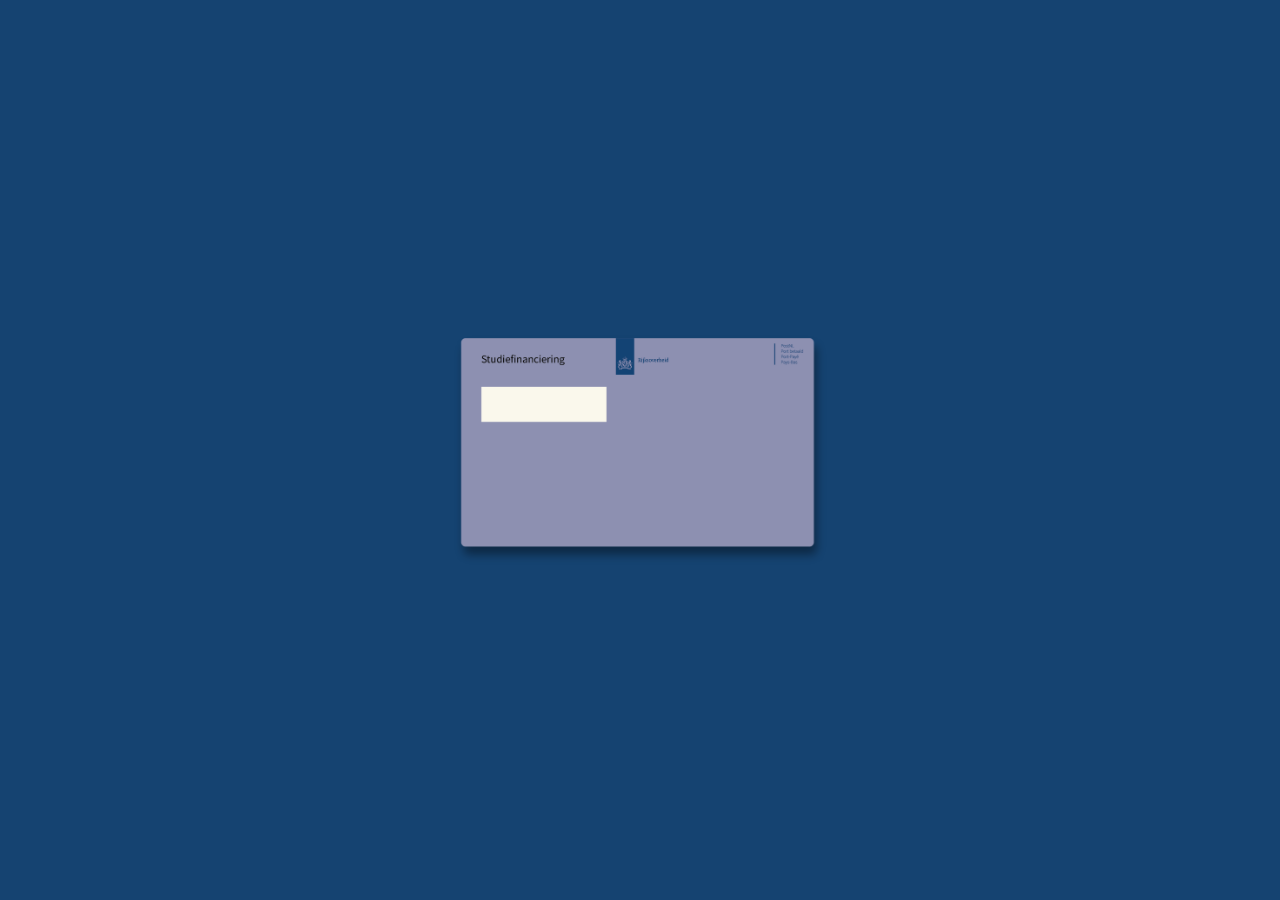
<file: index.html>
<!DOCTYPE html>
<html lang="nl">
<head>
    <meta charset="UTF-8">
    <meta name="viewport" content="width=device-width, initial-scale=1.0">
    <meta http-equiv="refresh" content="0; url=home.html">
    <title>DUO Quiz</title>
    <script>
        window.location.replace("home.html");
    </script>
</head>
<body>
    <p>Doorsturen naar <a href="home.html">Home</a>...</p>
</body>
</html>
</file>
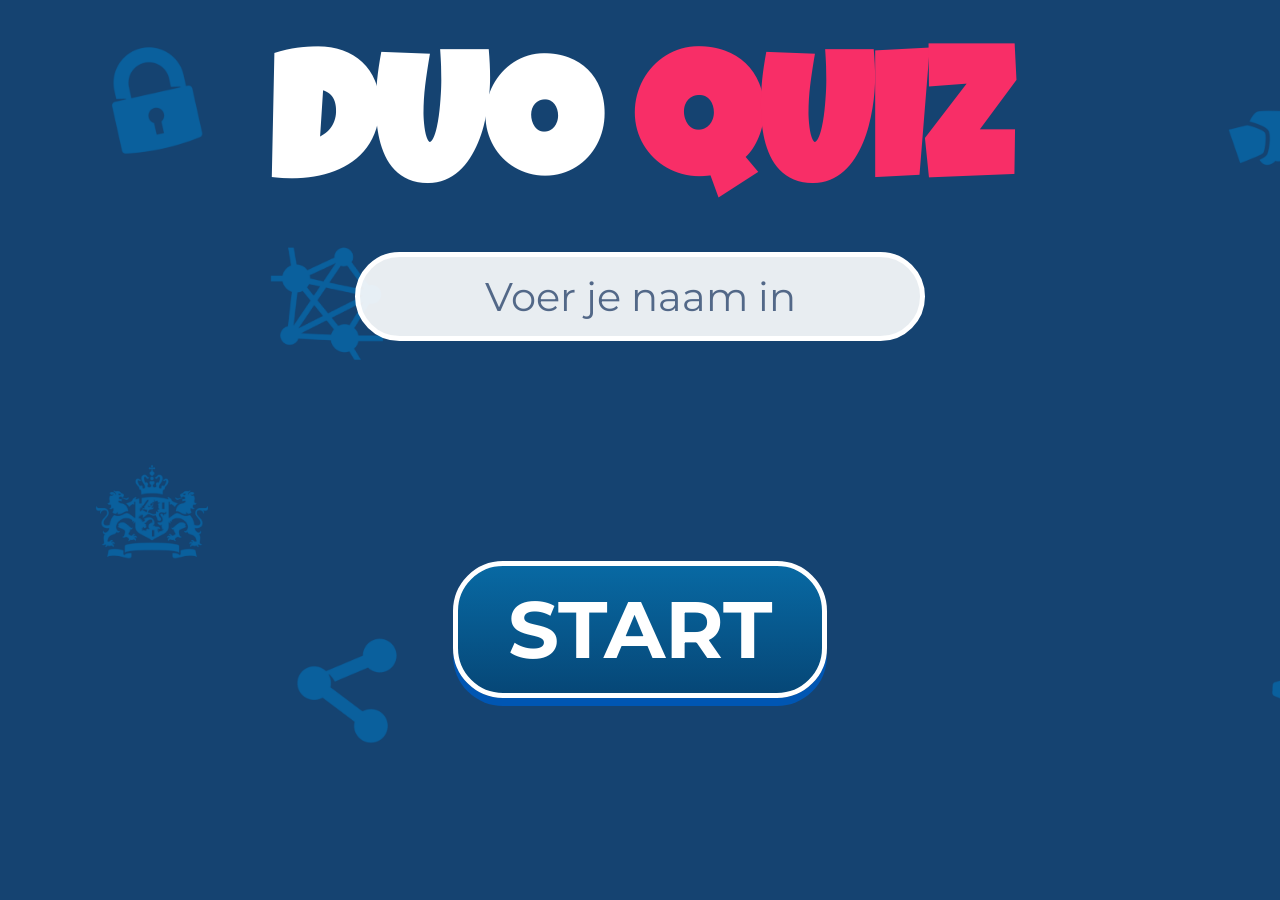
<file: duo.html>
<!DOCTYPE html>
<html lang="nl">
<head>
    <meta charset="UTF-8">
    <link rel="icon" type="duo icon" href="icon.png">
    <meta name="viewport" content="width=device-width, initial-scale=1.0">
    <title>DUO Quiz</title>
    <link rel="stylesheet" href="duo/style.css">
</head>
<body>
    <div id="start-container" class="container">
        <h1>DUO <span class="highlight">QUIZ</span></h1>
        <div class="name-input">
            <input type="text" id="player-name" placeholder="Voer je naam in" required>
        </div>
        <button class="start-btn" onclick="startQuiz()">Start</button>
    </div>

    <audio id="background-music" src="duo/muziek.mp3" preload="auto"></audio>
    <audio id="correct-sound" src="duo/correct.mp3" preload="auto"></audio>
    <audio id="wrong-sound" src="duo/incorrect.mp3" preload="auto"></audio>
    <audio id="clap-sound" src="duo/einde.mp3" preload="auto"></audio>

    <div id="quiz-container" class="quiz-container" style="display: none;">
        <div class="header">
            <div class="question-text">
                VRAAG <span id="question-number">1</span>/10
            </div>
            <div class="score-text">
                Punten: <span id="score">0</span>
            </div>
        </div>
        <div class="question">
            <h3 id="question-text"></h3>
        </div>
        <div class="options">
            <button id="optionA" class="option-btn"></button>
            <button id="optionB" class="option-btn"></button>
            <button id="optionC" class="option-btn"></button>
            <button id="optionD" class="option-btn"></button>
        </div>
        <div class="timer">
            ⏳ <span id="time-left">30</span> sec
        </div>
    </div>
    <div id="explanation-container" style="display:none;">

    </div>
    
    <div id="end-container" class="end-container" style="display: none;">
        <h2>Quiz afgelopen!</h2>
        <p>Speler: <span id="player-name-display"></span></p>
        <p>Je eindscore is: <span id="final-score">0</span></p>
        <button class="start-btn" onclick="restartQuiz()">Opnieuw spelen</button>
        <button class="start-btn2" onclick="goToHomePage()">Ga naar Homepagina</button> 
    </div>
    
    <script src="duo/script.js"></script> 
</body>
</html>
</file>
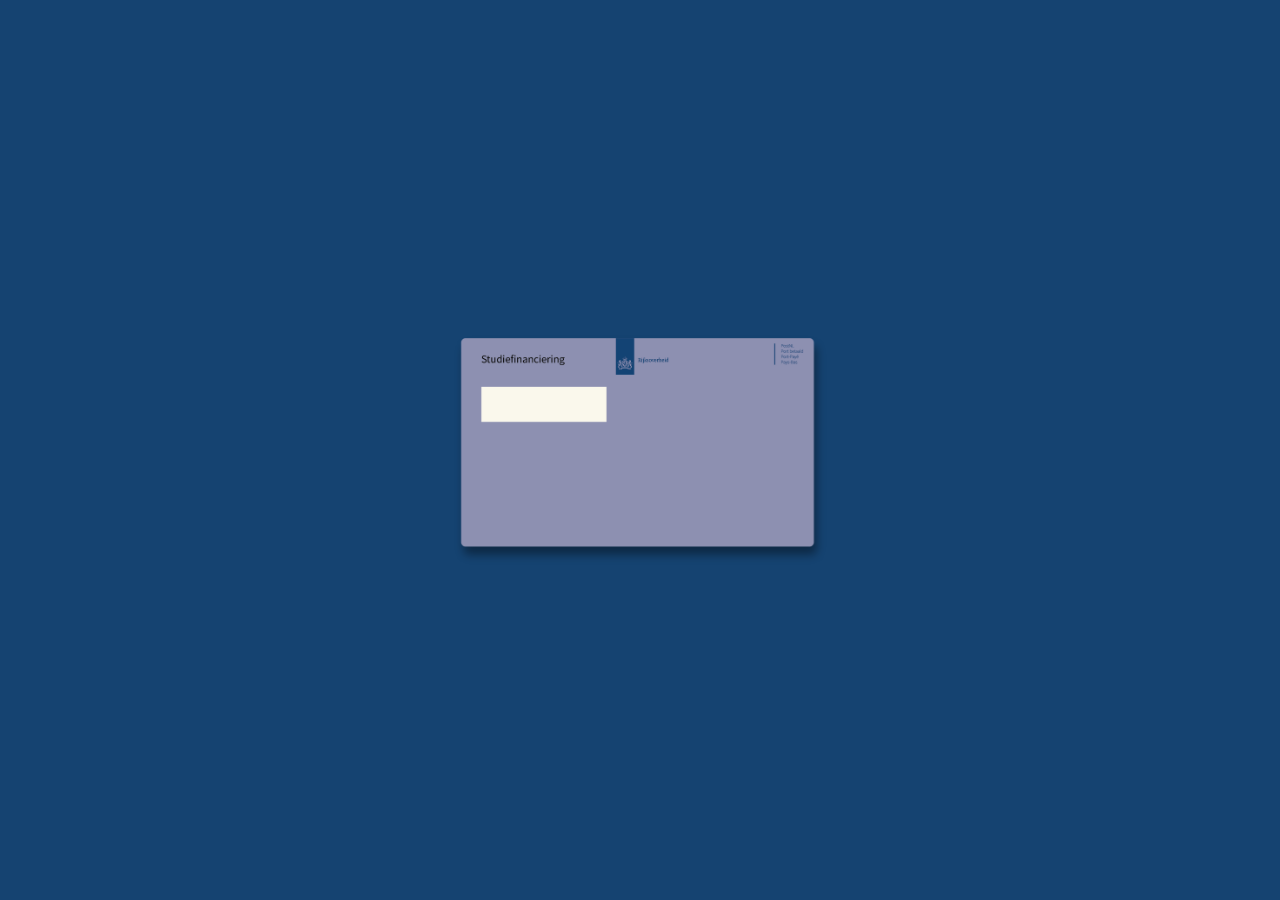
<file: home.html>
<!DOCTYPE html>
<html lang="nl">
<head>
    <meta charset="UTF-8">
    <link rel="icon" type="duo icon" href="icon.png">
    <meta name="viewport" content="width=device-width, initial-scale=1.0">
    <title>Home - DUO Quiz</title>
    <link rel="stylesheet" href="home/home-style.css">
    <head>
        <link rel="stylesheet" href="https://cdnjs.cloudflare.com/ajax/libs/font-awesome/6.0.0-beta3/css/all.min.css">
    </head>
    
</head>
<body>
    <div class="loading-screen">
        <div class="letter">
            <img src="loadingscreen/brief.png" alt="Brief" class="letter-image">
            <div class="coins-container"></div>
        </div>
    </div>

    <nav class="navbar">
        <ul>
            <li>
                <a href="home.html">
                    <img src="duo_logo.png" alt="Home" class="logo">
                </a>
            </li>
            <li><a href="duo.html"><i class="fas fa-question-circle"></i> Quiz 1: Wat is DUO?</a></li>
            <li><a href="studiefinanciering.html"><i class="fas fa-credit-card"></i> Quiz 2: Studiefinanciering</a></li>
            <li><a href="ov.html"><i class="fas fa-bus"></i> Quiz 3: Studenten OV-chipkaart</a></li>
            <li><a href="info.html"><i class="fas fa-info-circle"></i> Informatie</a></li>
            <li><a href="over.html"><i class="fas fa-users"></i> Over de Makers</a></li>
        </ul>
    </nav>
    
    

    <div class="info-container">
        <h1>Welkom bij de DUO Quiz</h1>
        <p class="info-text">Kies een quiz om meer te leren over DUO, studiefinanciering en de studenten OV-chipkaart!</p>

        <div class="quiz-description">
            <p class="info-text">Deze website biedt je 3 interessante quizzen waarin je alles leert over DUO, studiefinanciering, en de studenten OV-chipkaart. Elke quiz behandelt een ander onderwerp. Klik op de quiz die je wilt doen om te beginnen!</p>
        </div>
    </div>

    <script src="home/home-script.js"></script>
</body>
</html>
</file>
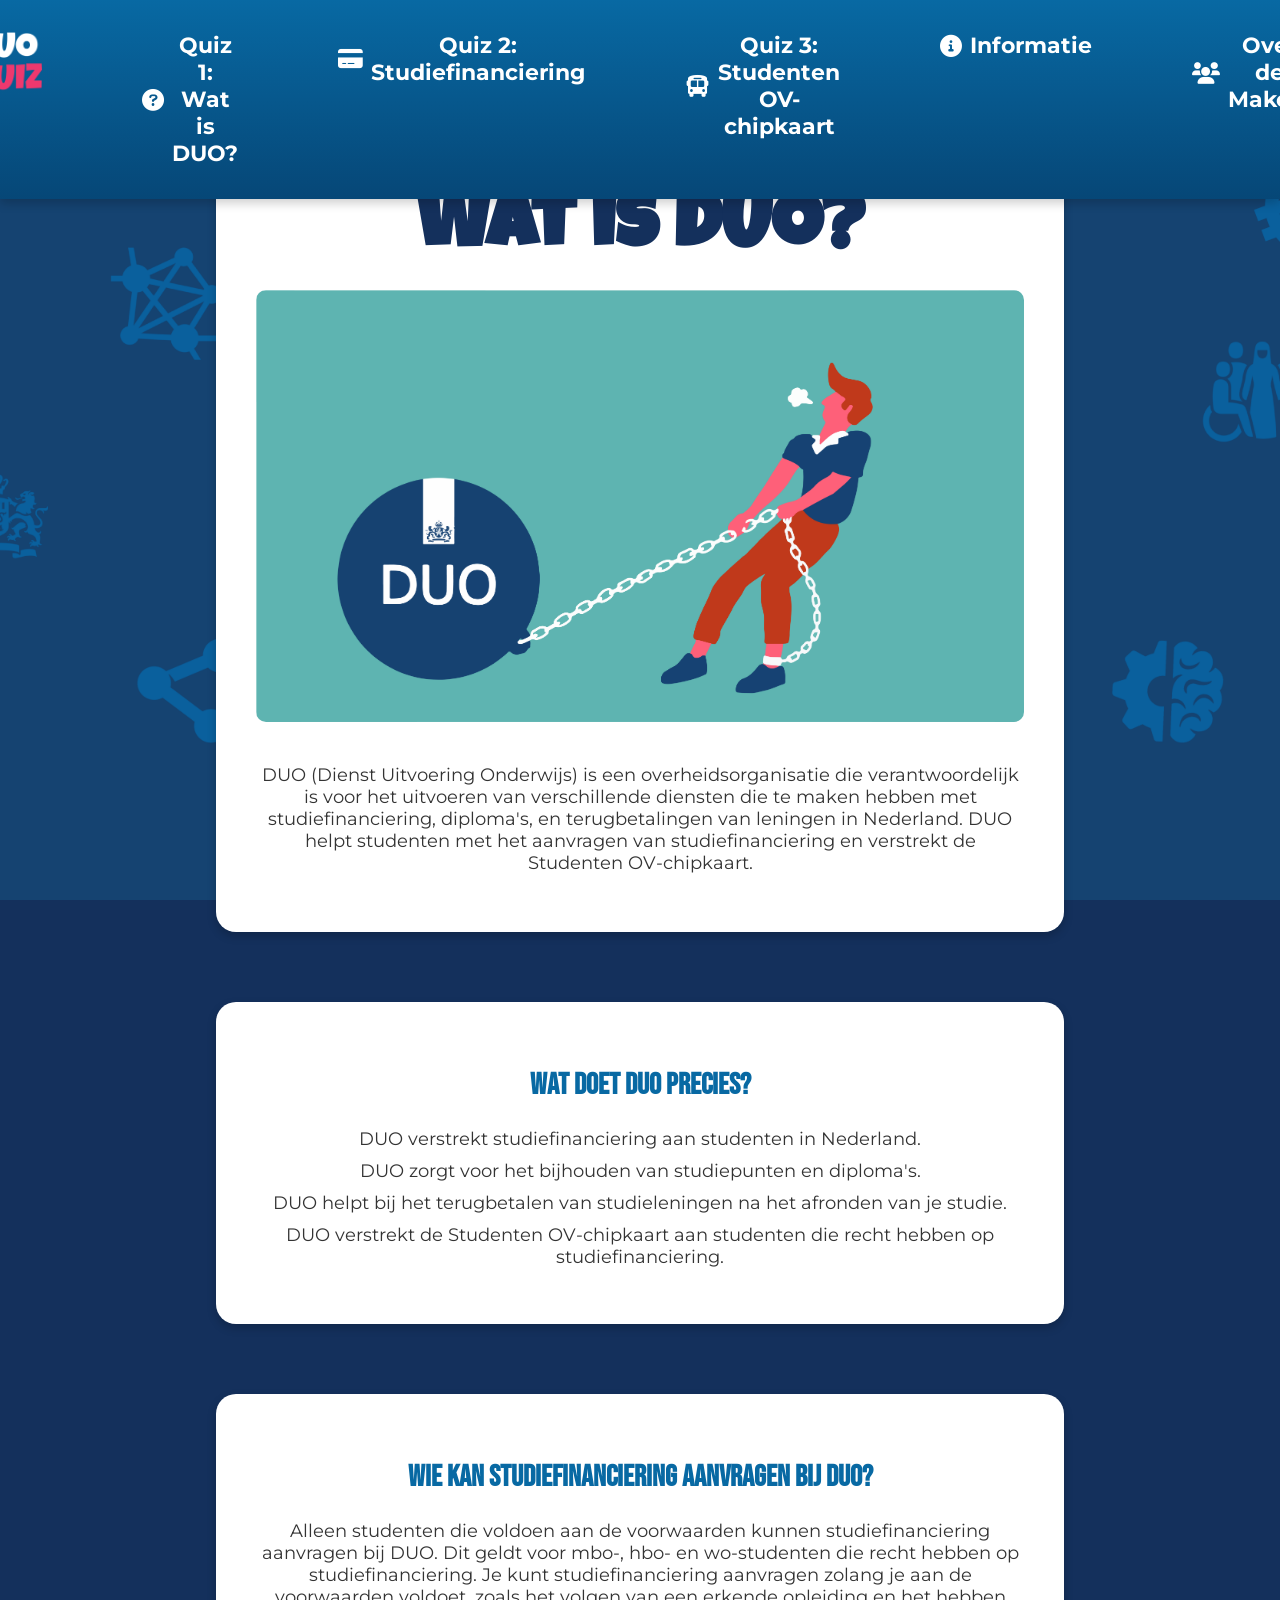
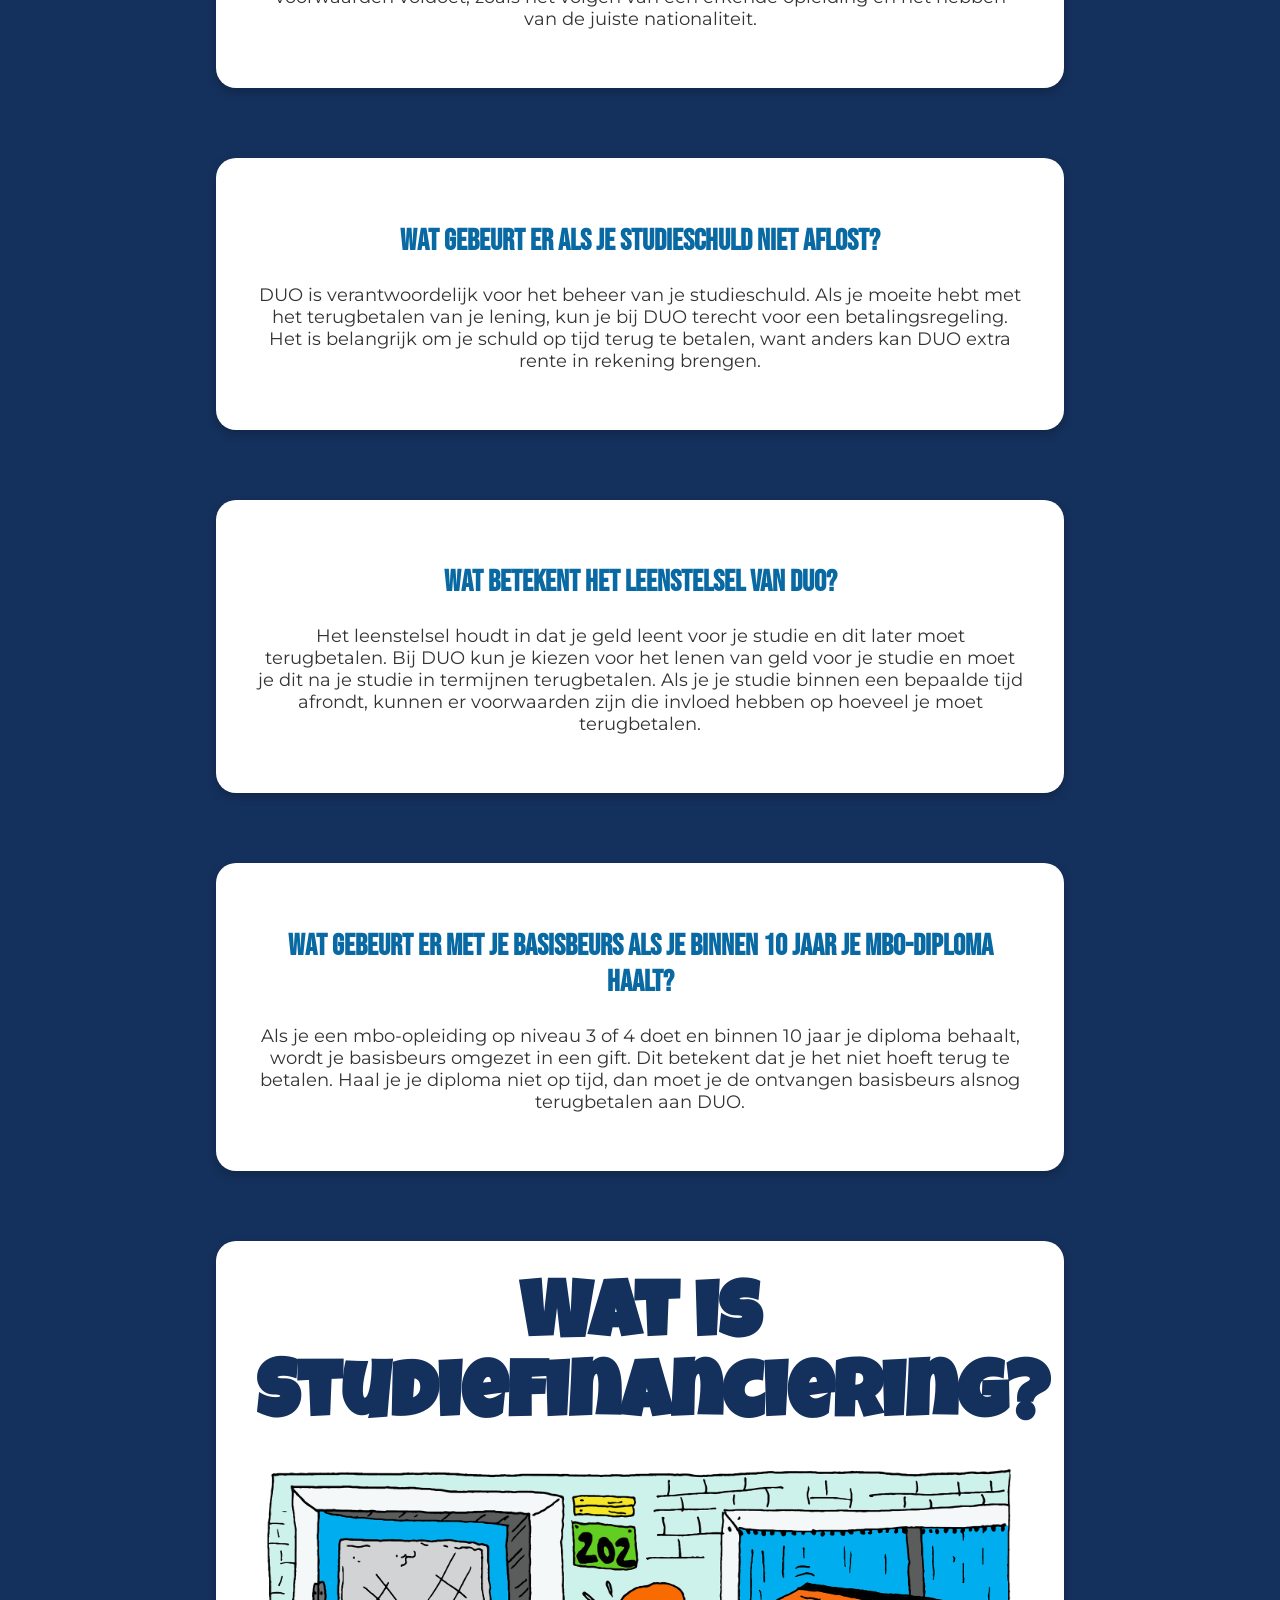
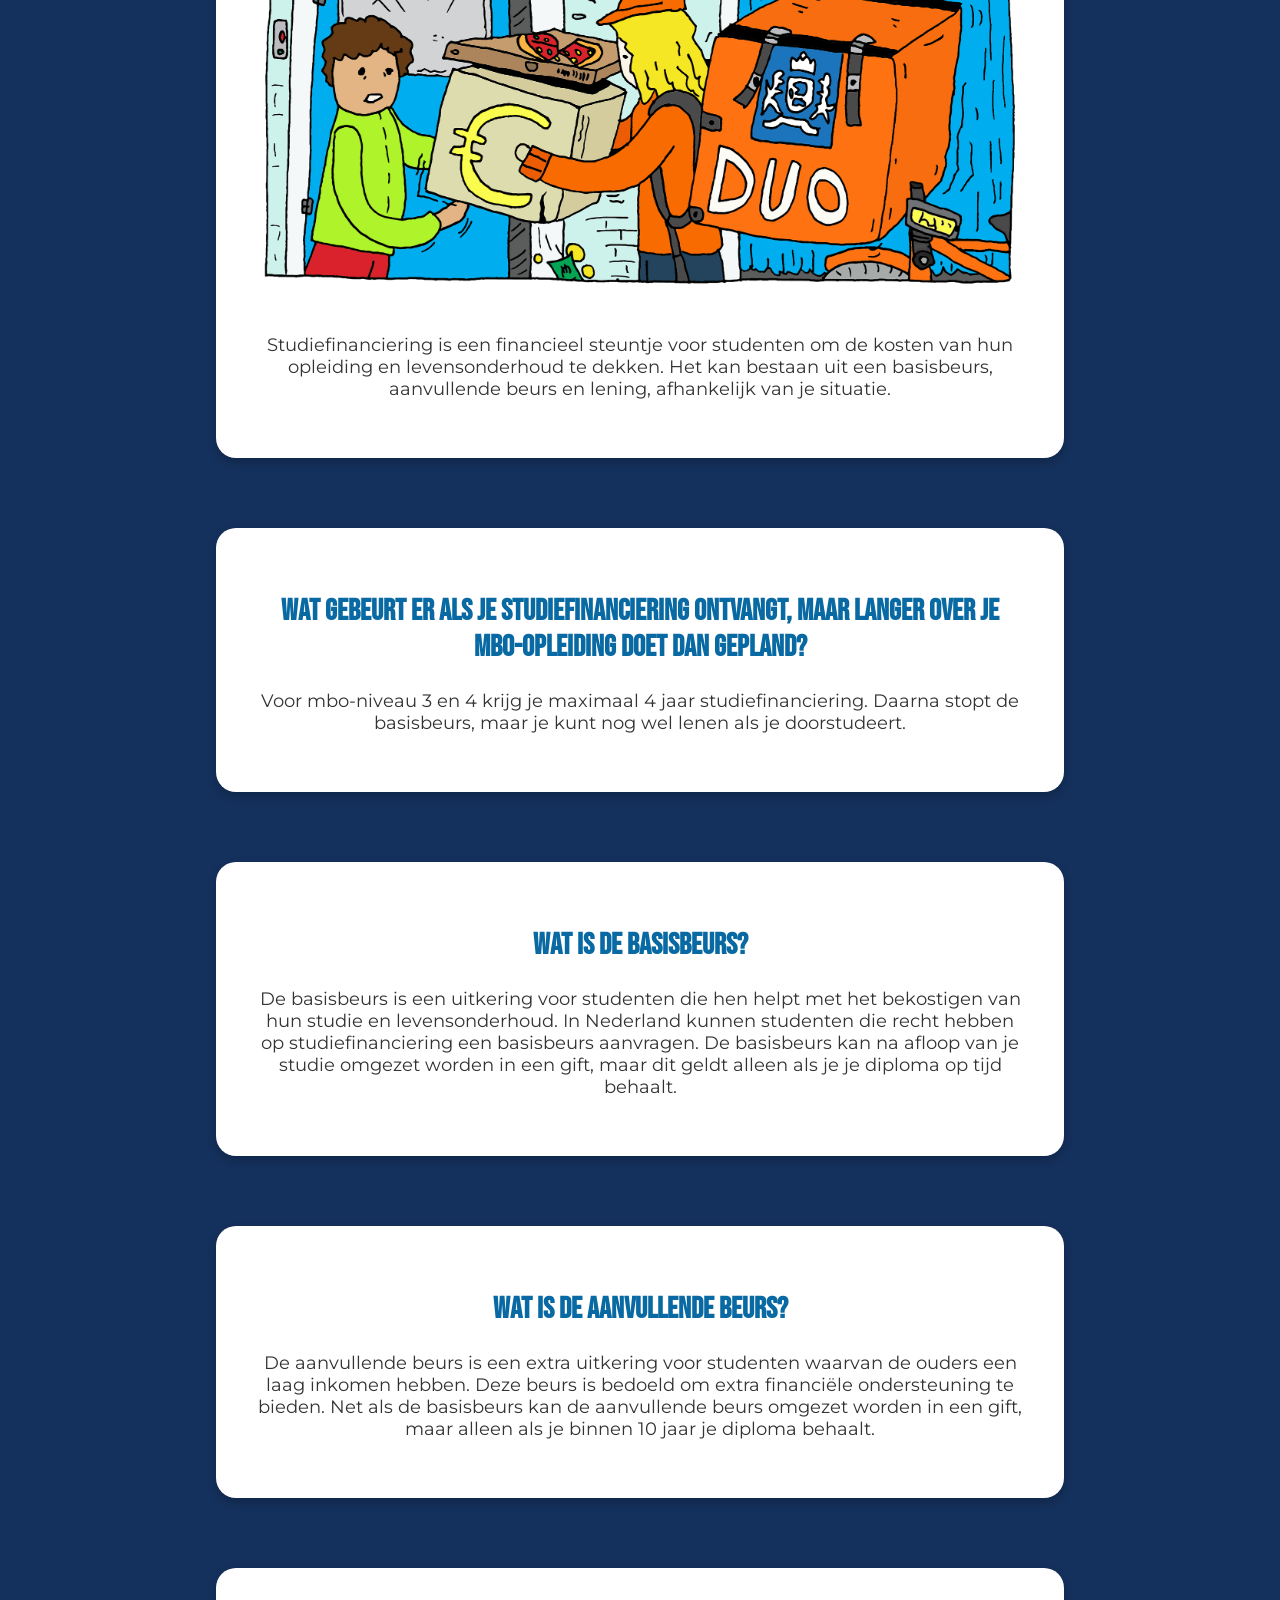
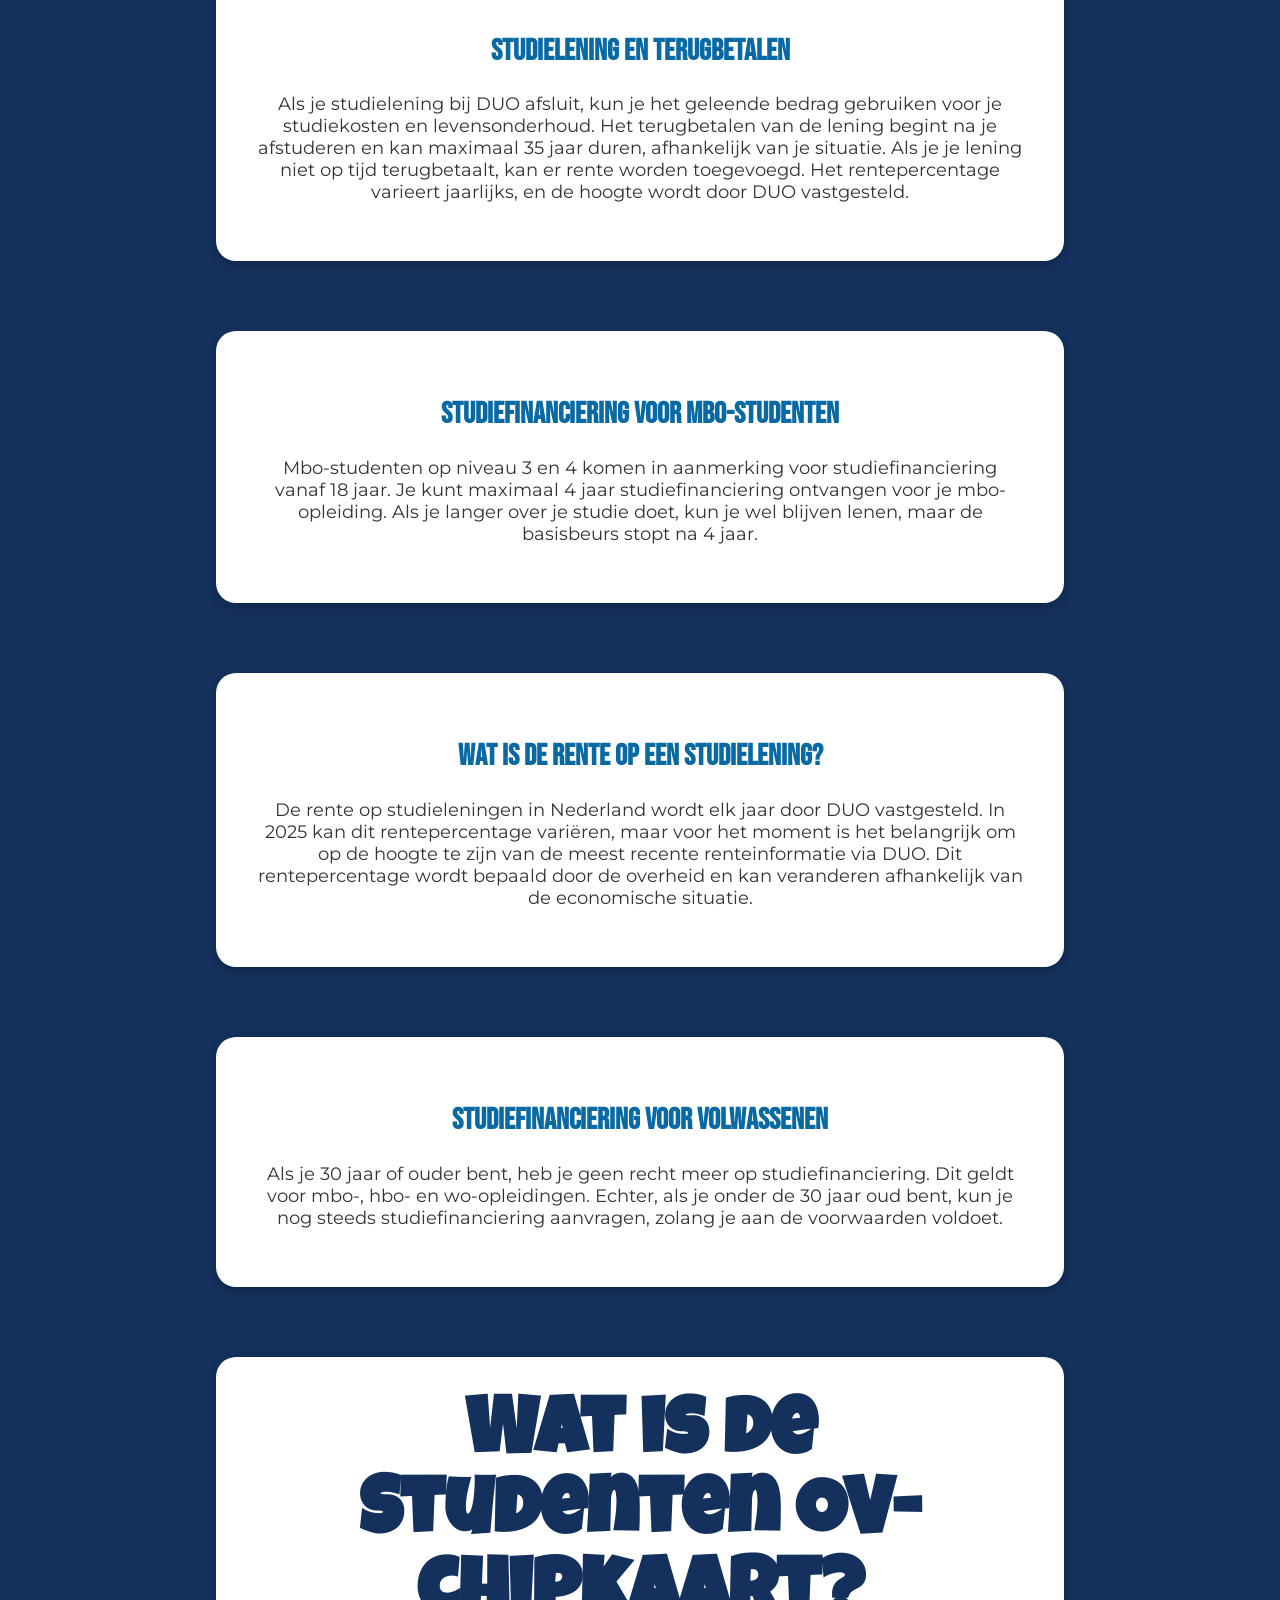
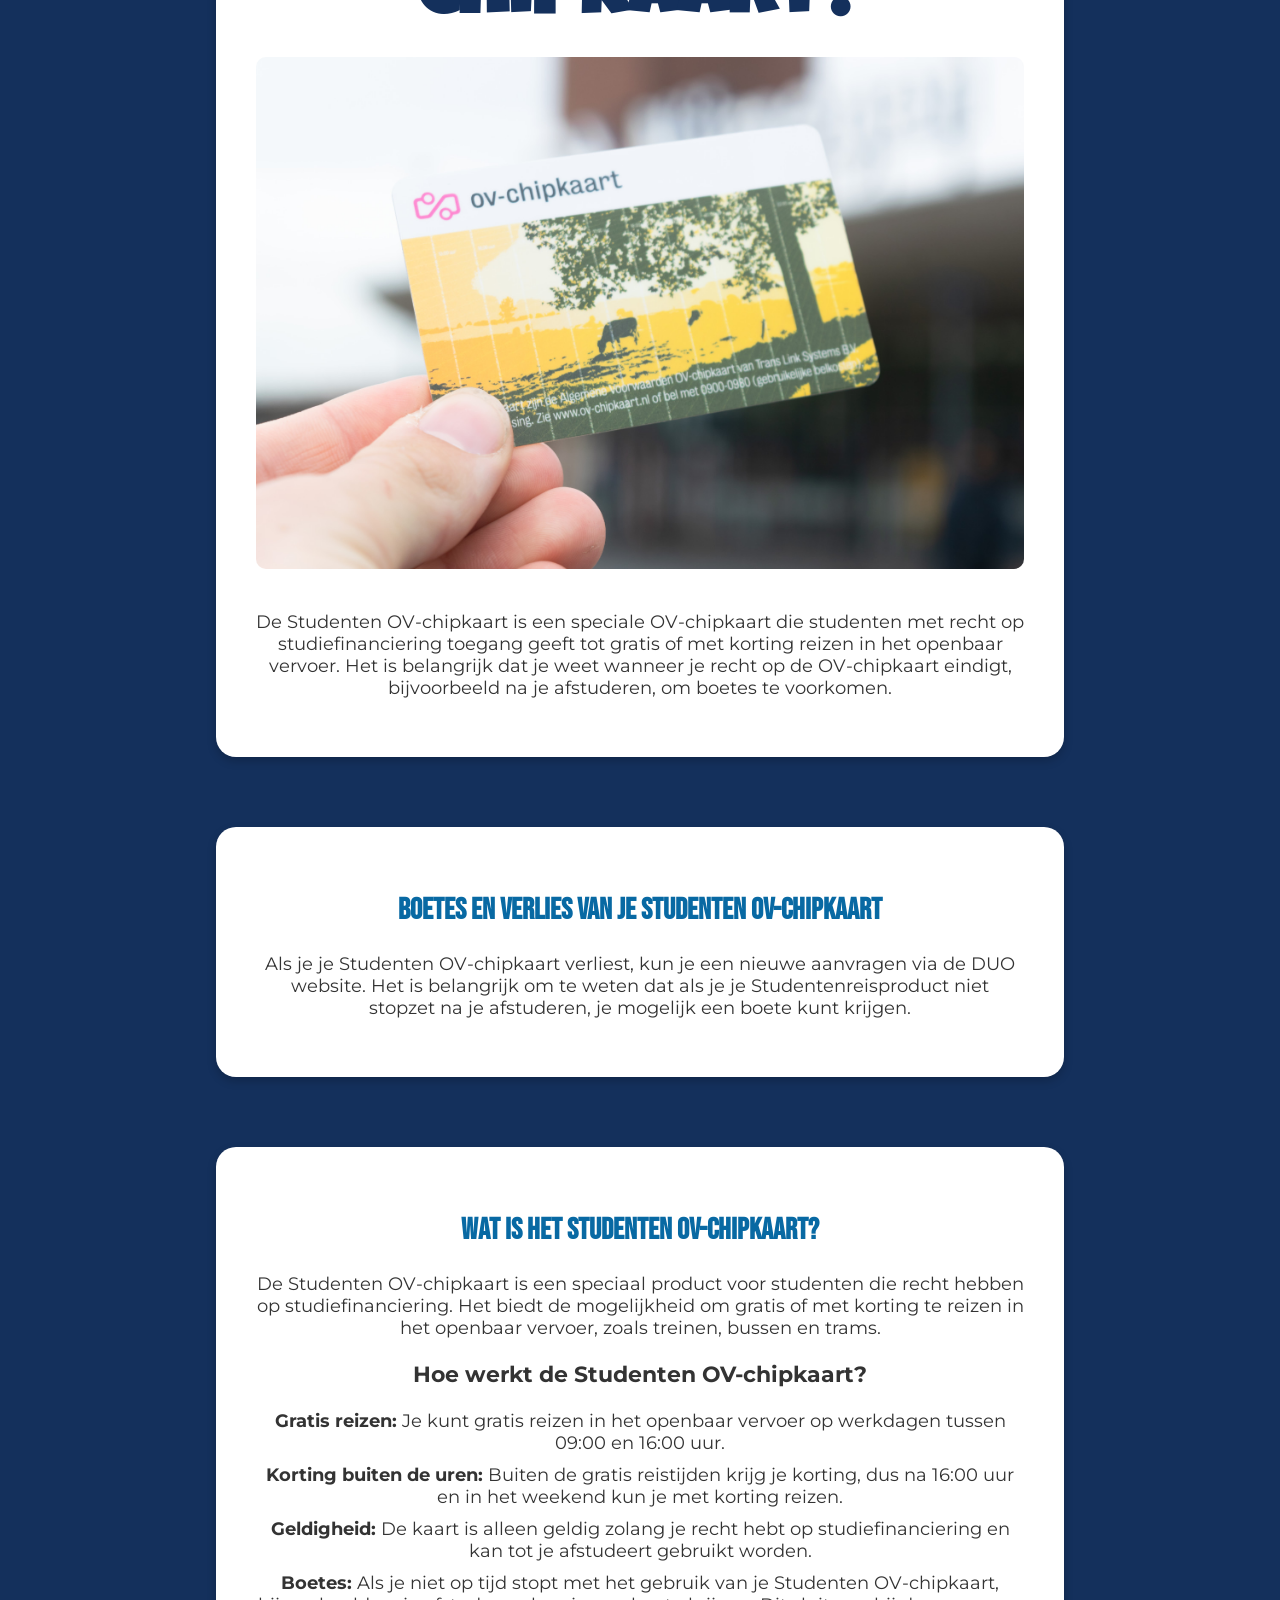
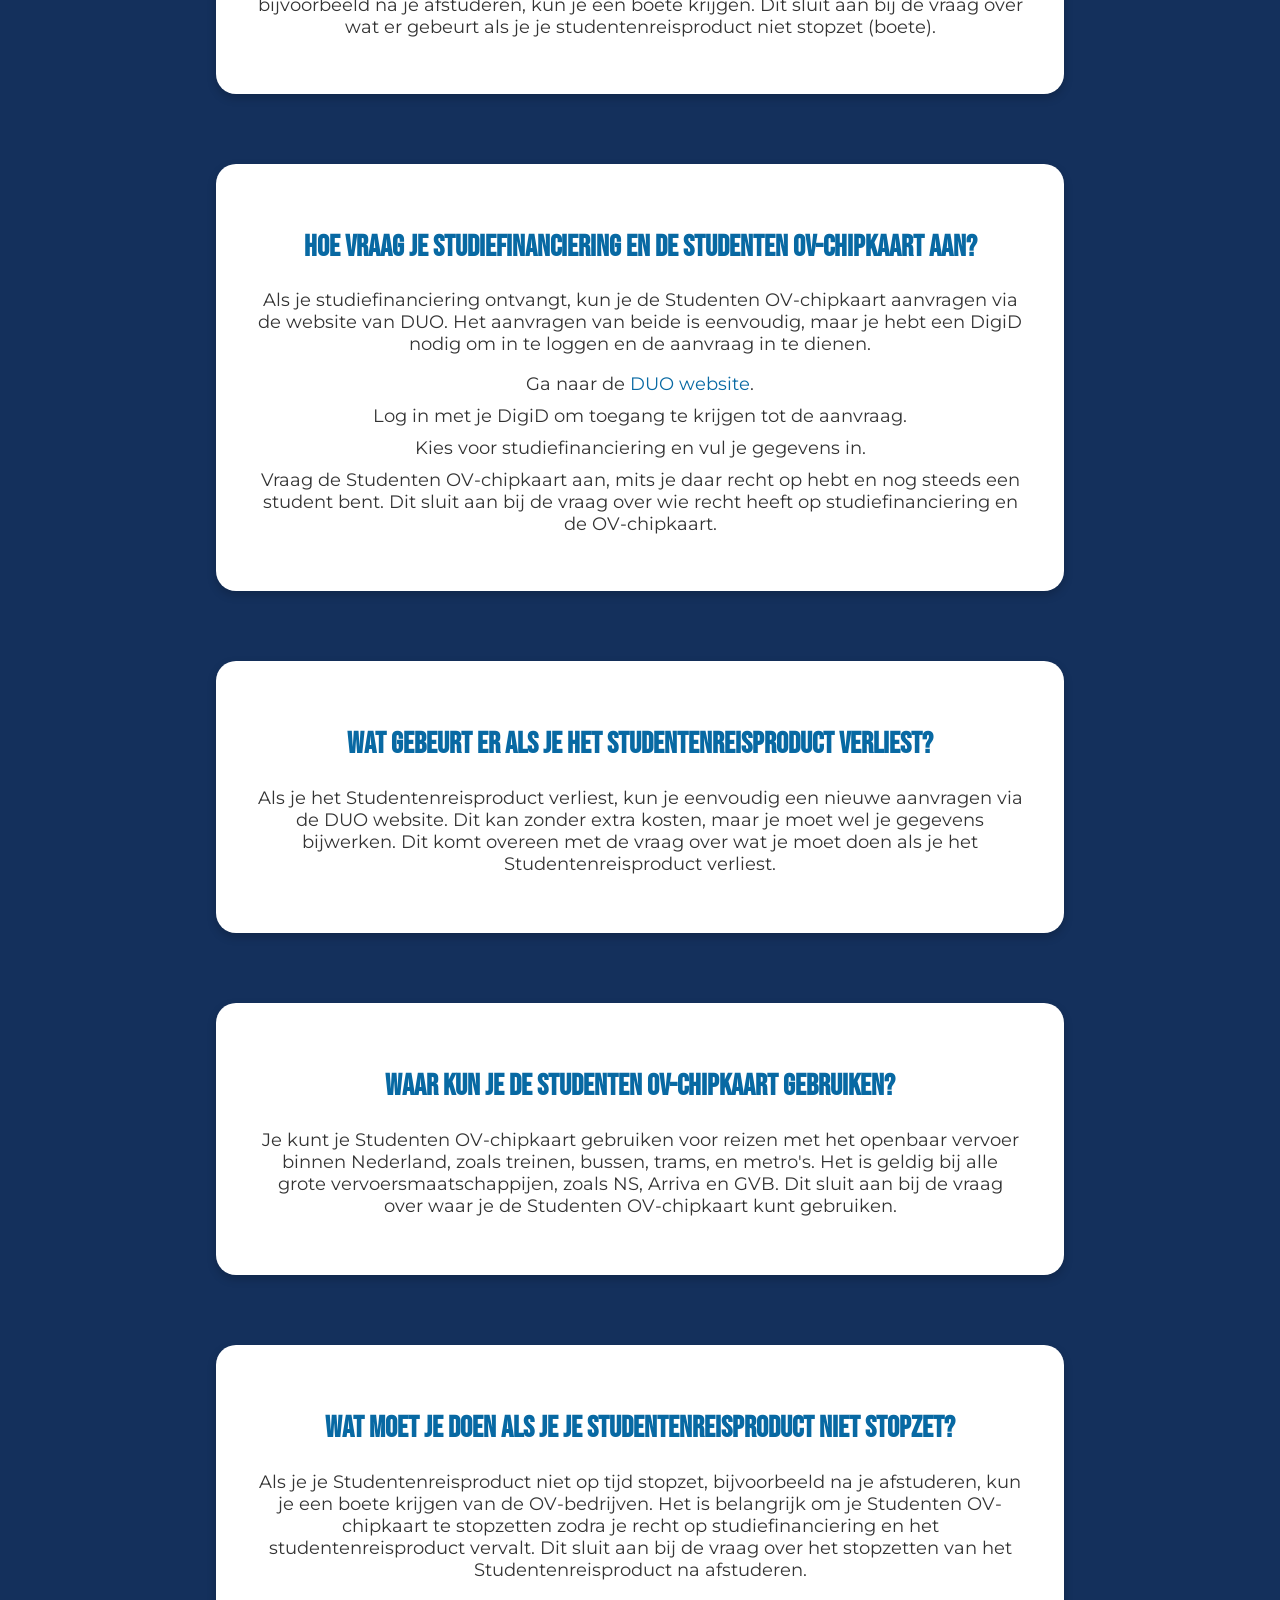
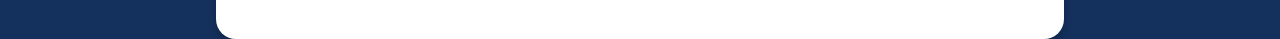
<file: info.html>
<!DOCTYPE html>
<html lang="nl">
<head>
    <meta charset="UTF-8">
    <link rel="icon" type="duo icon" href="icon.png">
    <meta name="viewport" content="width=device-width, initial-scale=1.0">
    <title>Informatie - DUO Quiz</title>
    <link rel="stylesheet" href="info/info-style.css">
    <link rel="stylesheet" href="https://cdnjs.cloudflare.com/ajax/libs/font-awesome/6.0.0-beta3/css/all.min.css">

</head>
<body>
    <nav class="navbar">
        <ul>
            <li>
                <a href="home.html">
                    <img src="duo_logo.png" alt="Home" class="logo">
                </a>
            </li>
            <li><a href="duo.html"><i class="fas fa-question-circle"></i> Quiz 1: Wat is DUO?</a></li>
            <li><a href="studiefinanciering.html"><i class="fas fa-credit-card"></i> Quiz 2: Studiefinanciering</a></li>
            <li><a href="ov.html"><i class="fas fa-bus"></i> Quiz 3: Studenten OV-chipkaart</a></li>
            <li><a href="info.html"><i class="fas fa-info-circle"></i> Informatie</a></li>
            <li><a href="over.html"><i class="fas fa-users"></i> Over de Makers</a></li>
        </ul>
    </nav>
    

    <div class="info-container">
        <h1>Wat is DUO?</h1>
        <img src="duo en studiefinanciering.jpg" alt="Uitleg over DUO en studiefinanciering" class="info-image">
        <p class="info-text">
            DUO (Dienst Uitvoering Onderwijs) is een overheidsorganisatie die verantwoordelijk is voor het uitvoeren van verschillende diensten die te maken hebben met studiefinanciering, diploma's, en terugbetalingen van leningen in Nederland. DUO helpt studenten met het aanvragen van studiefinanciering en verstrekt de Studenten OV-chipkaart.
        </p>
    </div>
    
    <div class="info-container">
        <h2>Wat doet DUO precies?</h2>
        <ul class="info-list">
            <li>DUO verstrekt studiefinanciering aan studenten in Nederland.</li>
            <li>DUO zorgt voor het bijhouden van studiepunten en diploma's.</li>
            <li>DUO helpt bij het terugbetalen van studieleningen na het afronden van je studie.</li>
            <li>DUO verstrekt de Studenten OV-chipkaart aan studenten die recht hebben op studiefinanciering.</li>
        </ul>
    </div>
    
    <div class="info-container">
        <h2>Wie kan studiefinanciering aanvragen bij DUO?</h2>
        <p class="info-text">
            Alleen studenten die voldoen aan de voorwaarden kunnen studiefinanciering aanvragen bij DUO. Dit geldt voor mbo-, hbo- en wo-studenten die recht hebben op studiefinanciering. Je kunt studiefinanciering aanvragen zolang je aan de voorwaarden voldoet, zoals het volgen van een erkende opleiding en het hebben van de juiste nationaliteit.
        </p>
    </div>
    
    <div class="info-container">
        <h2>Wat gebeurt er als je studieschuld niet aflost?</h2>
        <p class="info-text">
            DUO is verantwoordelijk voor het beheer van je studieschuld. Als je moeite hebt met het terugbetalen van je lening, kun je bij DUO terecht voor een betalingsregeling. Het is belangrijk om je schuld op tijd terug te betalen, want anders kan DUO extra rente in rekening brengen.
        </p>
    </div>
    
    <div class="info-container">
        <h2>Wat betekent het leenstelsel van DUO?</h2>
        <p class="info-text">
            Het leenstelsel houdt in dat je geld leent voor je studie en dit later moet terugbetalen. Bij DUO kun je kiezen voor het lenen van geld voor je studie en moet je dit na je studie in termijnen terugbetalen. Als je je studie binnen een bepaalde tijd afrondt, kunnen er voorwaarden zijn die invloed hebben op hoeveel je moet terugbetalen.
        </p>
    </div>
    
    <div class="info-container">
        <h2>Wat gebeurt er met je basisbeurs als je binnen 10 jaar je mbo-diploma haalt?</h2>
        <p class="info-text">
            Als je een mbo-opleiding op niveau 3 of 4 doet en binnen 10 jaar je diploma behaalt, wordt je basisbeurs omgezet in een gift. Dit betekent dat je het niet hoeft terug te betalen. Haal je je diploma niet op tijd, dan moet je de ontvangen basisbeurs alsnog terugbetalen aan DUO.
        </p>
    </div>

    <div class="info-container">
        <h1>Wat is Studiefinanciering?</h1>
        <img src="info/studiefinanciering.png" alt="OV-chipkaart" class="info-image">
        <p class="info-text">
            Studiefinanciering is een financieel steuntje voor studenten om de kosten van hun opleiding en levensonderhoud te dekken. Het kan bestaan uit een basisbeurs, aanvullende beurs en lening, afhankelijk van je situatie.
        </p>
    </div>

    <div class="info-container">
        <h2>Wat gebeurt er als je studiefinanciering ontvangt, maar langer over je mbo-opleiding doet dan gepland?</h2>
        <p class="info-text">
            Voor mbo-niveau 3 en 4 krijg je maximaal 4 jaar studiefinanciering. Daarna stopt de basisbeurs, maar je kunt nog wel lenen als je doorstudeert.
        </p>
    </div>
    
    <div class="info-container">
        <h2>Wat is de Basisbeurs?</h2>
        <p class="info-text">
            De basisbeurs is een uitkering voor studenten die hen helpt met het bekostigen van hun studie en levensonderhoud. In Nederland kunnen studenten die recht hebben op studiefinanciering een basisbeurs aanvragen. De basisbeurs kan na afloop van je studie omgezet worden in een gift, maar dit geldt alleen als je je diploma op tijd behaalt.
        </p>
    </div>
    
    <div class="info-container">
        <h2>Wat is de Aanvullende Beurs?</h2>
        <p class="info-text">
            De aanvullende beurs is een extra uitkering voor studenten waarvan de ouders een laag inkomen hebben. Deze beurs is bedoeld om extra financiële ondersteuning te bieden. Net als de basisbeurs kan de aanvullende beurs omgezet worden in een gift, maar alleen als je binnen 10 jaar je diploma behaalt.
        </p>
    </div>
    
    <div class="info-container">
        <h2>Studielening en Terugbetalen</h2>
        <p class="info-text">
            Als je studielening bij DUO afsluit, kun je het geleende bedrag gebruiken voor je studiekosten en levensonderhoud. Het terugbetalen van de lening begint na je afstuderen en kan maximaal 35 jaar duren, afhankelijk van je situatie. Als je je lening niet op tijd terugbetaalt, kan er rente worden toegevoegd. Het rentepercentage varieert jaarlijks, en de hoogte wordt door DUO vastgesteld.
        </p>
    </div>
    
    <div class="info-container">
        <h2>Studiefinanciering voor Mbo-studenten</h2>
        <p class="info-text">
            Mbo-studenten op niveau 3 en 4 komen in aanmerking voor studiefinanciering vanaf 18 jaar. Je kunt maximaal 4 jaar studiefinanciering ontvangen voor je mbo-opleiding. Als je langer over je studie doet, kun je wel blijven lenen, maar de basisbeurs stopt na 4 jaar.
        </p>
    </div>
    
    <div class="info-container">
        <h2>Wat is de Rente op een Studielening?</h2>
        <p class="info-text">
            De rente op studieleningen in Nederland wordt elk jaar door DUO vastgesteld. In 2025 kan dit rentepercentage variëren, maar voor het moment is het belangrijk om op de hoogte te zijn van de meest recente renteinformatie via DUO. Dit rentepercentage wordt bepaald door de overheid en kan veranderen afhankelijk van de economische situatie.
        </p>
    </div>
    
    <div class="info-container">
        <h2>Studiefinanciering voor Volwassenen</h2>
        <p class="info-text">
            Als je 30 jaar of ouder bent, heb je geen recht meer op studiefinanciering. Dit geldt voor mbo-, hbo- en wo-opleidingen. Echter, als je onder de 30 jaar oud bent, kun je nog steeds studiefinanciering aanvragen, zolang je aan de voorwaarden voldoet.
        </p>
    </div>
    
<div class="info-container">
    <h1>Wat is de Studenten OV-chipkaart?</h1>
    <img src="info/student-ov.jpg" alt="OV-chipkaart" class="info-image">
    <p class="info-text">
        De Studenten OV-chipkaart is een speciale OV-chipkaart die studenten met recht op studiefinanciering toegang geeft tot gratis of met korting reizen in het openbaar vervoer. Het is belangrijk dat je weet wanneer je recht op de OV-chipkaart eindigt, bijvoorbeeld na je afstuderen, om boetes te voorkomen.
    </p>
</div>
    
    <div class="info-container">
        <h2>Boetes en Verlies van je Studenten OV-chipkaart</h2>
        <p class="info-text">
            Als je je Studenten OV-chipkaart verliest, kun je een nieuwe aanvragen via de DUO website. Het is belangrijk om te weten dat als je je Studentenreisproduct niet stopzet na je afstuderen, je mogelijk een boete kunt krijgen.
        </p>
    </div>
    
    <div class="info-container">
        <h2>Wat is het Studenten OV-chipkaart?</h2>
        <p class="info-text">
            De Studenten OV-chipkaart is een speciaal product voor studenten die recht hebben op studiefinanciering. Het biedt de mogelijkheid om gratis of met korting te reizen in het openbaar vervoer, zoals treinen, bussen en trams.
        </p>
    
        <h3>Hoe werkt de Studenten OV-chipkaart?</h3>
        <ul class="info-list">
            <li><strong>Gratis reizen:</strong> Je kunt gratis reizen in het openbaar vervoer op werkdagen tussen 09:00 en 16:00 uur.</li>
            <li><strong>Korting buiten de uren:</strong> Buiten de gratis reistijden krijg je korting, dus na 16:00 uur en in het weekend kun je met korting reizen.</li>
            <li><strong>Geldigheid:</strong> De kaart is alleen geldig zolang je recht hebt op studiefinanciering en kan tot je afstudeert gebruikt worden.</li>
            <li><strong>Boetes:</strong> Als je niet op tijd stopt met het gebruik van je Studenten OV-chipkaart, bijvoorbeeld na je afstuderen, kun je een boete krijgen. Dit sluit aan bij de vraag over wat er gebeurt als je je studentenreisproduct niet stopzet (boete).</li>
        </ul>
    </div>
    
    <div class="info-container">
        <h2>Hoe vraag je Studiefinanciering en de Studenten OV-chipkaart aan?</h2>
        <p class="info-text">
            Als je studiefinanciering ontvangt, kun je de Studenten OV-chipkaart aanvragen via de website van DUO. Het aanvragen van beide is eenvoudig, maar je hebt een DigiD nodig om in te loggen en de aanvraag in te dienen.
        </p>
        <ul class="info-list">
            <li>Ga naar de <a href="https://www.duo.nl" target="_blank">DUO website</a>.</li>
            <li>Log in met je DigiD om toegang te krijgen tot de aanvraag.</li>
            <li>Kies voor studiefinanciering en vul je gegevens in.</li>
            <li>Vraag de Studenten OV-chipkaart aan, mits je daar recht op hebt en nog steeds een student bent. Dit sluit aan bij de vraag over wie recht heeft op studiefinanciering en de OV-chipkaart.</li>
        </ul>
    </div>
    
    <div class="info-container">
        <h2>Wat gebeurt er als je het Studentenreisproduct verliest?</h2>
        <p class="info-text">
            Als je het Studentenreisproduct verliest, kun je eenvoudig een nieuwe aanvragen via de DUO website. Dit kan zonder extra kosten, maar je moet wel je gegevens bijwerken. Dit komt overeen met de vraag over wat je moet doen als je het Studentenreisproduct verliest.</p>
        </p>
    </div>
    
    <div class="info-container">
        <h2>Waar kun je de Studenten OV-chipkaart gebruiken?</h2>
        <p class="info-text">
            Je kunt je Studenten OV-chipkaart gebruiken voor reizen met het openbaar vervoer binnen Nederland, zoals treinen, bussen, trams, en metro's. Het is geldig bij alle grote vervoersmaatschappijen, zoals NS, Arriva en GVB. Dit sluit aan bij de vraag over waar je de Studenten OV-chipkaart kunt gebruiken.
        </p>
    </div>
    
    <div class="info-container">
        <h2>Wat moet je doen als je je Studentenreisproduct niet stopzet?</h2>
        <p class="info-text">
            Als je je Studentenreisproduct niet op tijd stopzet, bijvoorbeeld na je afstuderen, kun je een boete krijgen van de OV-bedrijven. Het is belangrijk om je Studenten OV-chipkaart te stopzetten zodra je recht op studiefinanciering en het studentenreisproduct vervalt. Dit sluit aan bij de vraag over het stopzetten van het Studentenreisproduct na afstuderen.
        </p>
    </div>
</file>
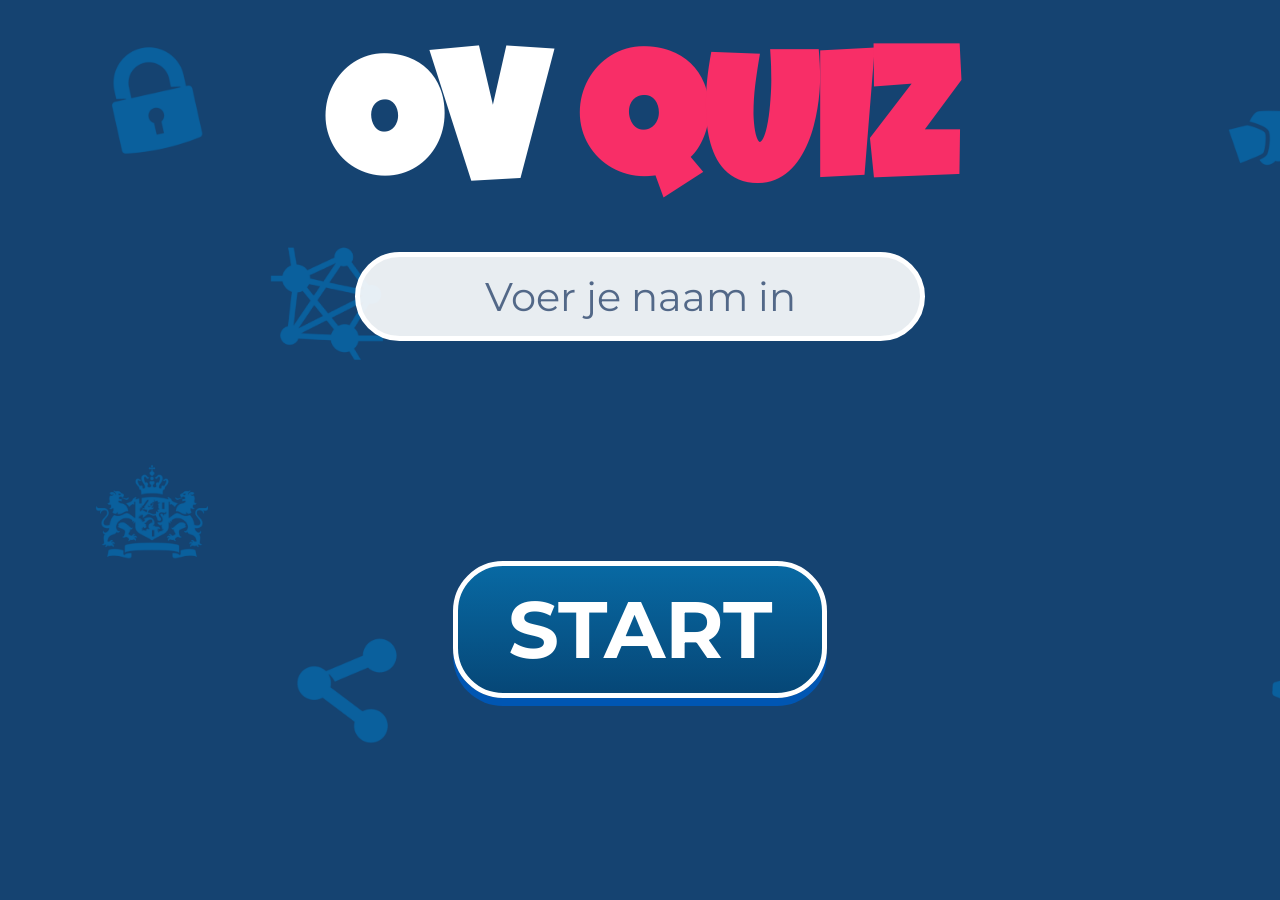
<file: ov.html>
<!DOCTYPE html>
<html lang="nl">
<head>
    <meta charset="UTF-8">
    <link rel="icon" type="duo icon" href="icon.png">
    <meta name="viewport" content="width=device-width, initial-scale=1.0">
    <title>OV Quiz</title>
    <link rel="stylesheet" href="quiz/style.css">
</head>
<body>
    <div id="start-container" class="container">
        <h1>OV <span class="highlight">QUIZ</span></h1>
        <div class="name-input">
            <input type="text" id="player-name" placeholder="Voer je naam in" required>
        </div>
        <button class="start-btn" onclick="startQuiz()">Start</button>
    </div>

    <audio id="background-music" src="quiz/muziek.mp3" preload="auto"></audio>
    <audio id="correct-sound" src="quiz/correct.mp3" preload="auto"></audio>
    <audio id="wrong-sound" src="quiz/incorrect.mp3" preload="auto"></audio>
    <audio id="clap-sound" src="quiz/einde.mp3" preload="auto"></audio>

    <div id="quiz-container" class="quiz-container" style="display: none;">
        <div class="header">
            <div class="question-text">
                VRAAG <span id="question-number">1</span>/10
            </div>
            <div class="score-text">
                Punten: <span id="score">0</span>
            </div>
        </div>
        <div class="question">
            <h3 id="question-text"></h3>
        </div>
        <div class="options">
            <button id="optionA" class="option-btn"></button>
            <button id="optionB" class="option-btn"></button>
            <button id="optionC" class="option-btn"></button>
            <button id="optionD" class="option-btn"></button>
        </div>
        <div class="timer">
            ⏳ <span id="time-left">30</span> sec
        </div>
    </div>
    <div id="explanation-container" style="display:none;">

    </div>
    
    <div id="end-container" class="end-container" style="display: none;">
        <h2>Quiz afgelopen!</h2>
        <p>Speler: <span id="player-name-display"></span></p>
        <p>Je eindscore is: <span id="final-score">0</span></p>
        <button class="start-btn" onclick="restartQuiz()">Opnieuw spelen</button>
        <button class="start-btn2" onclick="goToHomePage(event)">Ga naar Homepagina</button>
    </div>
    
    <script src="quiz/script.js"></script> 
</body>
</html>
</file>
<file: duo/style.css>
@import url('https://fonts.googleapis.com/css2?family=Luckiest+Guy&display=swap');
@import url('https://fonts.googleapis.com/css2?family=Bebas+Neue&family=Montserrat:wght@900&display=swap');

body {
    margin: 0;
    padding: 0;
    display: flex;
    justify-content: center;
    align-items: center;
    height: 100vh;
    background-color: #154371;
    background-image: url('achtergrond.png');
    background-size: cover;
    text-align: center;
    flex-direction: column;
    overflow: hidden;
}

.container {
    position: relative;
    text-align: center;
}

h1 {
    font-family: 'Luckiest Guy', sans-serif;
    font-size: 180px;
    color: white;
    margin: 0;
    margin-top: -150px;
    animation: slideInLeft 1s ease-out forwards;
}

.highlight {
    color: #F82E67;
}

.start-btn {
    font-family: 'Montserrat', sans-serif;
    font-size: 80px;
    font-weight: bold;
    text-transform: uppercase;
    color: white;
    background: linear-gradient(to bottom, #0869A3, #064777);
    border: 5px solid white;
    border-radius: 50px;
    padding: 15px 50px;
    cursor: pointer;
    transition: 0.3s;
    box-shadow: 0 8px 0 #0056b3;
    margin-top: 220px;
    animation: slideInLeft 1s ease-out forwards;
}

.start-btn:hover {
    background: linear-gradient(to bottom, #0A7EC4, #0869A3);
}

.start-btn:active {
    box-shadow: 0 4px 0 #0056b3;
    transform: translateY(4px);
}

.start-btn2 {
    font-family: 'Montserrat', sans-serif;
    font-size: 40px;
    font-weight: bold;
    text-transform: uppercase;
    color: white;
    background: linear-gradient(to bottom, #0869A3, #064777);
    border: 5px solid white;
    border-radius: 50px;
    padding: 10px 30px;
    cursor: pointer;
    transition: 0.3s;
    box-shadow: 0 8px 0 #0056b3;
    margin-top: 40px;
    animation: slideInLeft 1s ease-out forwards;
}

.start-btn2:hover {
    background: linear-gradient(to bottom, #0A7EC4, #0869A3);
}

.start-btn2:active {
    box-shadow: 0 4px 0 #0056b3;
    transform: translateY(4px);
}

@keyframes slideInLeft {
    from {
        transform: translateX(-100%);
        opacity: 0;
    }
    to {
        transform: translateX(0);
        opacity: 1;
    }
}

.quiz-container {
    display: none; 
    flex-direction: column;
    justify-content: center;
    align-items: center;
    text-align: center;
    width: 80%;
    max-width: 800px;
    background: white;
    padding: 30px;
    border-radius: 20px;
    box-shadow: 0px 4px 10px rgba(0, 0, 0, 0.2);
}

.question {
    font-family: 'Luckiest Guy', sans-serif;
    font-size: 50px;
    color: #14305C;
    margin-bottom: 20px;
}

.options button {
    font-family: 'Montserrat', sans-serif;
    font-size: 25px;
    font-weight: bold;
    color: white;
    background: linear-gradient(to bottom, #0869A3, #064777);
    border: 3px solid white;
    border-radius: 15px;
    padding: 15px;
    cursor: pointer;
    transition: 0.3s;
    width: 100%;
    margin: 10px 0;
}

.options button:hover {
    background: linear-gradient(to bottom, #0A7EC4, #0869A3);
}


.options button.correct-answer:hover,
.options button.wrong-answer:hover {
    background: inherit; 
}
.correct-answer {
    background-color: #4CAF50 !important; 
    border-color: #388E3C !important;
    color: white !important;
}

.wrong-answer {
    background-color: #F44336 !important; 
    border-color: #D32F2F !important;
    color: white !important;
}

.options button.correct-answer:hover,
.options button.wrong-answer:hover {
    background: inherit; 
}

.options button.correct-answer:active,
.options button.wrong-answer:active {
    transform: none;
}


.options button:active {
    transform: scale(0.95);
}

.timer {
    font-size: 30px;
    font-weight: bold;
    color: red;
    margin-top: 20px;
}

.question-text {
    font-family: 'Bebas Neue', sans-serif;
    font-size: 60px;
    font-weight: bold;
    color: #F82E67;
    margin: 10px 0;
    letter-spacing: 2px;
    text-transform: uppercase;
    animation: fadeIn 1s ease-out forwards;
}

.score-text {
    font-family: 'Montserrat', sans-serif;
    font-size: 40px;
    font-weight: bold;
    color: white;
    background: linear-gradient(145deg, #0869A3, #064777);
    padding: 10px 20px;
    border-radius: 25px;
    box-shadow: 0px 4px 8px rgba(0, 0, 0, 0.2);
    text-transform: uppercase;
    animation: fadeIn 1.5s ease-out forwards;
}

.correct-answer {
    background-color: #4CAF50;
    border-color: #388E3C;
}

.wrong-answer {
    background-color: #F44336;
    border-color: #D32F2F;
}

.end-container {
    font-family: 'Montserrat', sans-serif;
    color: white;
    background: linear-gradient(to bottom, #0869A3, #064777);
    padding: 50px;
    border-radius: 25px;
    box-shadow: 0 8px 15px rgba(0, 0, 0, 0.3);
    width: 60%;
    text-align: center;
    margin-top: 50px;
    animation: fadeIn 1s ease-out forwards;
}

.end-container h2 {
    font-family: 'Bebas Neue', sans-serif;
    font-size: 60px;
    color: #F82E67;
    margin-bottom: 20px;
    text-transform: uppercase;
    letter-spacing: 2px;
    animation: slideUp 1s ease-out forwards;
}

.end-container p {
    font-size: 40px;
    color: white;
    font-weight: bold;
    margin-top: 20px;
    text-transform: uppercase;
    background: linear-gradient(145deg, #0869A3, #064777);
    padding: 15px 30px;
    border-radius: 15px;
    box-shadow: 0px 4px 8px rgba(0, 0, 0, 0.2);
    animation: fadeInUp 1.5s ease-out forwards;
}

/* Animaties */
@keyframes fadeIn {
    from {
        opacity: 0;
        transform: translateY(-20px);
    }
    to {
        opacity: 1;
        transform: translateY(0);
    }
}

@keyframes slideUp {
    from {
        opacity: 0;
        transform: translateY(20px);
    }
    to {
        opacity: 1;
        transform: translateY(0);
    }
}

@keyframes fadeInUp {
    from {
        opacity: 0;
        transform: translateY(20px);
    }
    to {
        opacity: 1;
        transform: translateY(0);
    }
}

@media (max-width: 1024px) {
    h1 {
        font-size: 120px;
        margin-top: -100px;
    }

    .start-btn {
        font-size: 60px;
        padding: 10px 40px;
        margin-top: 150px;
    }

    .question {
        font-size: 40px;
    }

    .options button {
        font-size: 22px;
        padding: 12px;
    }
}

@media (max-width: 768px) {
    h1 {
        font-size: 90px;
        margin-top: -80px;
    }

    .start-btn {
        font-size: 50px;
        padding: 8px 30px;
        margin-top: 100px;
    }

    .quiz-container {
        width: 95%;
        padding: 15px;
    }

    .question {
        font-size: 35px;
    }

    .options button {
        font-size: 18px;
        padding: 10px;
    }

    .timer {
        font-size: 25px;
    }
}

@media (max-width: 480px) {
    h1 {
        font-size: 70px;
        margin-top: -50px;
    }

    .start-btn {
        font-size: 40px;
        padding: 6px 20px;
        margin-top: 80px;
    }

    .quiz-container {
        width: 100%;
        padding: 10px;
    }

    .question {
        font-size: 30px;
    }

    .options button {
        font-size: 16px;
        padding: 8px;
    }

    .timer {
        font-size: 20px;
    }
}

#background-music {
    position: absolute;
}

#explanation-container {
    display: none;
    font-family: 'Montserrat', sans-serif;
    font-size: 24px;
    color: #ffffff;
    background-color: #ffffff; 
    padding: 20px;
    border: 4px solid #0869A3;
    border-radius: 15px;
    box-shadow: 0 8px 30px rgba(0, 0, 0, 0.4);
    position: absolute;
    top: 50%; 
    left: 0; 
    transform: translateY(-50%); 
    width: 50%; 
    max-width: 400px; 
    height: auto; 
    margin-left: 20px; 
    text-align: left;
    animation: fadeInUp 1s ease-out forwards;
    transition: background-color 0.3s ease;
}

/* Media query voor kleinere schermen */
@media (max-width: 1024px) {
    #explanation-container {
        font-size: 20px; /* Verklein de font-grootte */
        width: 70%; /* Verhoog de breedte op kleinere schermen */
        padding: 15px;
    }
}

@media (max-width: 768px) {
    #explanation-container {
        font-size: 18px; /* Verklein verder voor nog kleinere schermen */
        width: 80%; /* Breder maken */
    }
}

@media (max-width: 480px) {
    #explanation-container {
        font-size: 16px; /* Kleinere font-grootte voor mobiele schermen */
        width: 90%; /* Gebruik bijna volledige breedte */
    }
}


@keyframes fadeInUp {
    from {
        opacity: 0;
        transform: translateY(30px);
    }
    to {
        opacity: 1;
        transform: translateY(0);
    }
}

@media (max-width: 1024px) {
    body {
        padding: 20px;
    }

    .navbar {
        padding: 15px 0; 
        width: 100%; 
    }

    .navbar ul {
        display: flex;
        justify-content: space-evenly;
        padding: 0;
        margin: 0;
        width: 100%;
        flex-wrap: wrap; 
    }

    .navbar ul li a {
        font-size: 18px; 
        padding: 8px 16px; 
        white-space: nowrap; 
    }

    .info-container {
        width: 80%;
        padding: 30px;
    }

    h1 {
        font-size: 70px;
    }

    h2 {
        font-size: 25px;
    }

    h3 {
        font-size: 20px;
    }

    p, li {
        font-size: 16px;
    }
}

@media (max-width: 768px) {
    body {
        padding: 10px;
    }

    .navbar {
        padding: 10px 0; 
    }

    .navbar ul li a {
        font-size: 16px; 
        padding: 8px 12px; 
    }

    .info-container {
        width: 90%;
        padding: 20px;
    }

    h1 {
        font-size: 50px;
    }

    h2 {
        font-size: 22px;
    }

    h3 {
        font-size: 18px;
    }

    p, li {
        font-size: 14px;
    }
}

@media (max-width: 480px) {
    body {
        padding: 5px;
    }

    .navbar {
        padding: 5px 0; 
    }

    .navbar ul li a {
        font-size: 14px; 
        padding: 6px 10px;
    }

    .info-container {
        width: 100%;
        padding: 15px;
    }

    h1 {
        font-size: 40px;
    }

    h2 {
        font-size: 18px;
    }

    h3 {
        font-size: 16px;
    }

    p, li {
        font-size: 12px;
    }
}

.name-input {
    margin-top: 20px;
    animation: slideInLeft 1s ease-out forwards;
}

.name-input input {
    font-family: 'Montserrat', sans-serif;
    font-size: 40px;
    padding: 15px 30px;
    border: 5px solid white;
    border-radius: 50px;
    background: rgba(255, 255, 255, 0.9);
    color: #14305C;
    width: 500px;
    text-align: center;
    outline: none;
    transition: 0.3s;
}

.name-input input:focus {
    background: white;
    box-shadow: 0 0 15px rgba(255, 255, 255, 0.5);
}

.name-input input::placeholder {
    color: #14305C;
    opacity: 0.7;
}
</file>
<file: home/home-style.css>
@import url('https://fonts.googleapis.com/css2?family=Luckiest+Guy&display=swap');
@import url('https://fonts.googleapis.com/css2?family=Bebas+Neue&family=Montserrat:wght@900&display=swap');

body {
    margin: 0;
    padding: 0;
    display: flex;
    justify-content: center;
    align-items: center;
    height: 100vh;
    background-color: #154371;
    background-image: url('achtergrond.png');
    background-size: cover;
    text-align: center;
    flex-direction: column;
    overflow: hidden;
}

/* Basis navbar-styling */
.navbar {
    background: linear-gradient(to bottom, #0869A3, #064777);
    width: 100%;
    padding: 20px 0;
    position: fixed;
    top: 0;
    left: 0;
    z-index: 100;
    box-shadow: 0 4px 10px rgba(0, 0, 0, 0.2);
    visibility: hidden;
}

.navbar ul {
    list-style-type: none;
    display: flex;
    justify-content: center;
    margin: 0;
    padding: 0;
}

.navbar ul li {
    margin: 0 20px;
}

.navbar ul li a {
    text-decoration: none;
    font-family: 'Montserrat', sans-serif;
    font-size: 22px;
    color: white;
    font-weight: bold;
    padding: 12px 30px;
    border-radius: 10px;
    transition: 0.3s;
    display: inline-flex; /* Gebruik flexbox om het icoon en de tekst goed uit te lijnen */
    align-items: center; /* Zorgt ervoor dat het icoon en de tekst verticaal uitgelijnd zijn */
}

.navbar ul li a i {
    margin-right: 8px; /* Voeg ruimte toe tussen het icoon en de tekst */
}

.navbar ul li a:hover {
    background: #F82E67;
    color: white;
    transform: scale(1.1);
    box-shadow: 0 4px 10px rgba(0, 0, 0, 0.3);
}

.navbar ul li:first-child a:hover {
    background: #14305C;
    transform: none;
    box-shadow: 1px;
}

.logo {
    height: 60px; 
    width: auto;
    vertical-align: middle;
}

.navbar ul li a:active {
    transform: scale(0.95);
}

.info-container {
    background: white;
    padding: 40px;
    border-radius: 20px;
    box-shadow: 0px 4px 10px rgba(0, 0, 0, 0.2);
    width: 60%;
    max-width: 800px;
    text-align: center;
    margin-top: 100px;
}

h1 {
    font-family: 'Luckiest Guy', sans-serif;
    font-size: 80px;
    color: #14305C;
    margin: 0;
}

p.info-text {
    font-family: 'Montserrat', sans-serif;
    font-size: 20px;
    color: #333;
}

.makers-container {
    display: flex;
    justify-content: center;
    gap: 20px;
    flex-wrap: wrap;
    margin-top: 20px;
}

.maker {
    background: white;
    padding: 20px;
    border-radius: 20px;
    box-shadow: 0px 4px 10px rgba(0, 0, 0, 0.2);
    width: 250px;
    text-align: center;
}

.maker img {
    width: 100px;
    height: 100px;
    border-radius: 50%;
    object-fit: cover;
    margin-bottom: 10px;
}

.maker h2 {
    font-family: 'Luckiest Guy', sans-serif;
    font-size: 24px;
    color: #14305C;
    margin: 10px 0;
}

.maker p {
    font-family: 'Montserrat', sans-serif;
    font-size: 16px;
    color: #333;
}

.loading-screen {
    position: absolute;
    top: 0;
    left: 0;
    width: 100vw;
    height: 100vh;
    background-color: #154371;
    display: flex;
    justify-content: center;
    align-items: center;
    overflow: hidden;
}

.letter {
    position: relative;
    display: flex;
    justify-content: center;
    align-items: center;
    width: 380px;
    height: 500px;
    animation: shake 2s ease-in-out infinite;
}

.letter-image {
    width: 100%;
    height: auto;
    z-index: 1;
}

.coins-container {
    position: absolute;
    top: 0;
    left: 50%;
    transform: translateX(-50%);
    width: 100%;
    height: 100%;
}

.coin {
    position: absolute;
    top: -70px;
    left: 50%;
    width: 70px;
    height: 70px;
    background-image: url('munt.png');
    background-size: cover;
    background-position: center;
    transform: translateX(-50%);
    z-index: 0;
    animation: fall 2s ease-in-out forwards;
}

@keyframes fall {
    0% {
        top: -70px;
    }
    100% {
        top: 150px;
    }
}

@keyframes shake {
    0%, 100% {
        transform: translateX(0%) rotate(0deg);
    }
    25% {
        transform: translateX(0%) rotate(-2deg);
    }
    50% {
        transform: translateX(0%) rotate(2deg);
    }
    75% {
        transform: translateX(0%) rotate(-2deg);
    }
}
.info-container {
    background: white;
    padding: 40px;
    border-radius: 20px;
    box-shadow: 0px 4px 10px rgba(0, 0, 0, 0.2);
    width: 60%;
    max-width: 800px;
    text-align: center;
    margin-top: 100px;
}

h1 {
    font-family: 'Luckiest Guy', sans-serif;
    font-size: 80px;
    color: #14305C;
    margin: 0;
}

p.info-text {
    font-family: 'Montserrat', sans-serif;
    font-size: 20px;
    color: #333;
}

@media (max-width: 1024px) {
    body {
        padding: 20px;
    }

    .navbar {
        padding: 15px 0; 
        width: 100%; 
    }

    .navbar ul {
        display: flex;
        justify-content: space-evenly;
        padding: 0;
        margin: 0;
        width: 100%;
        flex-wrap: wrap; 
    }

    .navbar ul li a {
        font-size: 18px; 
        padding: 8px 16px; 
        white-space: nowrap; 
    }

    .info-container {
        width: 80%;
        padding: 30px;
    }

    h1 {
        font-size: 70px;
    }

    h2 {
        font-size: 25px;
    }

    h3 {
        font-size: 20px;
    }

    p, li {
        font-size: 16px;
    }
}

@media (max-width: 768px) {
    body {
        padding: 10px;
    }

    .navbar {
        padding: 10px 0; 
    }

    .navbar ul li a {
        font-size: 16px; 
        padding: 8px 12px; 
    }

    .info-container {
        width: 90%;
        padding: 20px;
    }

    h1 {
        font-size: 50px;
    }

    h2 {
        font-size: 22px;
    }

    h3 {
        font-size: 18px;
    }

    p, li {
        font-size: 14px;
    }
}

@media (max-width: 480px) {
    body {
        padding: 5px;
    }

    .navbar {
        padding: 5px 0; 
    }

    .navbar ul li a {
        font-size: 14px; 
        padding: 6px 10px;
    }

    .info-container {
        width: 100%;
        padding: 15px;
    }

    h1 {
        font-size: 40px;
    }

    h2 {
        font-size: 18px;
    }

    h3 {
        font-size: 16px;
    }

    p, li {
        font-size: 12px;
    }
}
</file>
<file: info/info-style.css>
@import url('https://fonts.googleapis.com/css2?family=Luckiest+Guy&display=swap');
@import url('https://fonts.googleapis.com/css2?family=Bebas+Neue&family=Montserrat:wght@900&display=swap');

body {
    margin: 0;
    padding: 0;
    display: flex;
    justify-content: center;
    align-items: center;
    background-color: #14305C;
    background-image: url('achtergrond.png');
    background-size: cover;
    background-position: center center;
    background-attachment: fixed;
    text-align: center;
    flex-direction: column;
    overflow-y: auto;
    flex-grow: 1;
    padding-top: 80px;
    width: 100%;
}

/* Basis navbar-styling */
.navbar {
    background: linear-gradient(to bottom, #0869A3, #064777);
    width: 100%;
    padding: 20px 0;
    position: fixed;
    top: 0;
    left: 0;
    z-index: 100;
    box-shadow: 0 4px 10px rgba(0, 0, 0, 0.2);
    visibility: visible; /* Zet dit op 'visible' om de navbar zichtbaar te maken */
}
.navbar ul {
    list-style-type: none;
    display: flex;
    justify-content: center;
    margin: 0;
    padding: 0;
}

.navbar ul li {
    margin: 0 20px;
}

.navbar ul li a {
    text-decoration: none;
    font-family: 'Montserrat', sans-serif;
    font-size: 22px;
    color: white;
    font-weight: bold;
    padding: 12px 30px;
    border-radius: 10px;
    transition: 0.3s;
    display: inline-flex; /* Gebruik flexbox om het icoon en de tekst goed uit te lijnen */
    align-items: center; /* Zorgt ervoor dat het icoon en de tekst verticaal uitgelijnd zijn */
}

.navbar ul li a i {
    margin-right: 8px; /* Voeg ruimte toe tussen het icoon en de tekst */
}

.navbar ul li a:hover {
    background: #F82E67;
    color: white;
    transform: scale(1.1);
    box-shadow: 0 4px 10px rgba(0, 0, 0, 0.3);
}

.navbar ul li:first-child a:hover {
    background: #14305C;
    transform: none;
    box-shadow: 1px;
}

.logo {
    height: 60px; 
    width: auto;
    vertical-align: middle;
}

.navbar ul li a:active {
    transform: scale(0.95);
}

/* Info-container stijl */
.info-container {
    width: 60%;
    max-width: 800px;
    padding: 40px;
    background-color: white;
    border-radius: 20px;
    box-shadow: 0px 4px 10px rgba(0, 0, 0, 0.2);
    margin-top: 70px;
}

/* Kopteksten */
h1 {
    font-family: 'Luckiest Guy', sans-serif;
    font-size: 80px;
    color: #14305C;
    margin: 0;
}

h2 {
    font-family: 'Bebas Neue', sans-serif;
    font-size: 30px;
    color: #0869A3;
}

h3 {
    font-family: 'Montserrat', sans-serif;
    font-size: 22px;
    color: #333;
}

/* Tekst en lijststijl */
p, li {
    font-family: 'Montserrat', sans-serif;
    font-size: 18px;
    color: #333;
}

.info-list {
    list-style-type: none;
    padding-left: 0;
}

.info-list li {
    margin-bottom: 10px;
}

a {
    font-family: 'Montserrat', sans-serif;
    font-size: 18px;
    color: #0869A3;
    text-decoration: none;
}

a:hover {
    text-decoration: underline;
    color: #064777;
}

/* Afbeelding stijl */
.info-image {
    max-width: 100%;
    height: auto;
    border-radius: 10px;
    margin: 20px 0;
}

/* Knopstijl voor terug naar quiz */
.back-btn {
    font-family: 'Montserrat', sans-serif;
    font-size: 20px;
    font-weight: bold;
    color: white;
    background: linear-gradient(to bottom, #0869A3, #064777);
    border: 3px solid white;
    border-radius: 10px;
    padding: 15px 30px;
    cursor: pointer;
    transition: 0.3s;
    box-shadow: 0 4px 0 #0056b3;
    margin-top: 20px;
}

.back-btn:hover {
    background: linear-gradient(to bottom, #0A7EC4, #0869A3);
}

@media (max-width: 1024px) {
    body {
        padding: 20px;
    }

    .navbar {
        padding: 15px 0; 
        width: 100%; 
    }

    .navbar ul {
        display: flex;
        justify-content: space-evenly;
        padding: 0;
        margin: 0;
        width: 100%;
        flex-wrap: wrap; 
    }

    .navbar ul li a {
        font-size: 18px; 
        padding: 8px 16px; 
        white-space: nowrap; 
    }

    .info-container {
        width: 80%;
        padding: 30px;
    }

    h1 {
        font-size: 70px;
    }

    h2 {
        font-size: 25px;
    }

    h3 {
        font-size: 20px;
    }

    p, li {
        font-size: 16px;
    }
}

@media (max-width: 768px) {
    body {
        padding: 10px;
    }

    .navbar {
        padding: 10px 0; 
    }

    .navbar ul li a {
        font-size: 16px; 
        padding: 8px 12px; 
    }

    .info-container {
        width: 90%;
        padding: 20px;
    }

    h1 {
        font-size: 50px;
    }

    h2 {
        font-size: 22px;
    }

    h3 {
        font-size: 18px;
    }

    p, li {
        font-size: 14px;
    }
}

@media (max-width: 480px) {
    body {
        padding: 5px;
    }

    .navbar {
        padding: 5px 0; 
    }

    .navbar ul li a {
        font-size: 14px; 
        padding: 6px 10px;
    }

    .info-container {
        width: 100%;
        padding: 15px;
    }

    h1 {
        font-size: 40px;
    }

    h2 {
        font-size: 18px;
    }

    h3 {
        font-size: 16px;
    }

    p, li {
        font-size: 12px;
    }
}
</file>
<file: quiz/style.css>
@import url('https://fonts.googleapis.com/css2?family=Luckiest+Guy&display=swap');
@import url('https://fonts.googleapis.com/css2?family=Bebas+Neue&family=Montserrat:wght@900&display=swap');

body {
    margin: 0;
    padding: 0;
    display: flex;
    justify-content: center;
    align-items: center;
    height: 100vh;
    background-color: #154371;
    background-image: url('achtergrond.png');
    background-size: cover;
    text-align: center;
    flex-direction: column;
    overflow: hidden;
}

.container {
    position: relative;
    text-align: center;
}

h1 {
    font-family: 'Luckiest Guy', sans-serif;
    font-size: 180px;
    color: white;
    margin: 0;
    margin-top: -150px;
    animation: slideInLeft 1s ease-out forwards;
}

.highlight {
    color: #F82E67;
}

.start-btn {
    font-family: 'Montserrat', sans-serif;
    font-size: 80px;
    font-weight: bold;
    text-transform: uppercase;
    color: white;
    background: linear-gradient(to bottom, #0869A3, #064777);
    border: 5px solid white;
    border-radius: 50px;
    padding: 15px 50px;
    cursor: pointer;
    transition: 0.3s;
    box-shadow: 0 8px 0 #0056b3;
    margin-top: 220px;
    animation: slideInLeft 1s ease-out forwards;
}

.start-btn:hover {
    background: linear-gradient(to bottom, #0A7EC4, #0869A3);
}

.start-btn:active {
    box-shadow: 0 4px 0 #0056b3;
    transform: translateY(4px);
}
.start-btn2 {
    font-family: 'Montserrat', sans-serif;
    font-size: 40px;
    font-weight: bold;
    text-transform: uppercase;
    color: white;
    background: linear-gradient(to bottom, #0869A3, #064777);
    border: 5px solid white;
    border-radius: 50px;
    padding: 10px 30px;
    cursor: pointer;
    transition: 0.3s;
    box-shadow: 0 8px 0 #0056b3;
    margin-top: 40px;
    animation: slideInLeft 1s ease-out forwards;
}

.start-btn2:hover {
    background: linear-gradient(to bottom, #0A7EC4, #0869A3);
}

.start-btn2:active {
    box-shadow: 0 4px 0 #0056b3;
    transform: translateY(4px);
}
@keyframes slideInLeft {
    from {
        transform: translateX(-100%);
        opacity: 0;
    }
    to {
        transform: translateX(0);
        opacity: 1;
    }
}

.quiz-container {
    display: none; 
    flex-direction: column;
    justify-content: center;
    align-items: center;
    text-align: center;
    width: 80%;
    max-width: 800px;
    background: white;
    padding: 30px;
    border-radius: 20px;
    box-shadow: 0px 4px 10px rgba(0, 0, 0, 0.2);
}

.question {
    font-family: 'Luckiest Guy', sans-serif;
    font-size: 50px;
    color: #14305C;
    margin-bottom: 20px;
}

.options button {
    font-family: 'Montserrat', sans-serif;
    font-size: 25px;
    font-weight: bold;
    color: white;
    background: linear-gradient(to bottom, #0869A3, #064777);
    border: 3px solid white;
    border-radius: 15px;
    padding: 15px;
    cursor: pointer;
    transition: 0.3s;
    width: 100%;
    margin: 10px 0;
}

.options button:hover {
    background: linear-gradient(to bottom, #0A7EC4, #0869A3);
}


.options button.correct-answer:hover,
.options button.wrong-answer:hover {
    background: inherit; 
}
.correct-answer {
    background-color: #4CAF50 !important; 
    border-color: #388E3C !important;
    color: white !important;
}

.wrong-answer {
    background-color: #F44336 !important; 
    border-color: #D32F2F !important;
    color: white !important;
}

.options button.correct-answer:hover,
.options button.wrong-answer:hover {
    background: inherit; 
}

.options button.correct-answer:active,
.options button.wrong-answer:active {
    transform: none;
}


.options button:active {
    transform: scale(0.95);
}

.timer {
    font-size: 30px;
    font-weight: bold;
    color: red;
    margin-top: 20px;
}

.question-text {
    font-family: 'Bebas Neue', sans-serif;
    font-size: 60px;
    font-weight: bold;
    color: #F82E67;
    margin: 10px 0;
    letter-spacing: 2px;
    text-transform: uppercase;
    animation: fadeIn 1s ease-out forwards;
}

.score-text {
    font-family: 'Montserrat', sans-serif;
    font-size: 40px;
    font-weight: bold;
    color: white;
    background: linear-gradient(145deg, #0869A3, #064777);
    padding: 10px 20px;
    border-radius: 25px;
    box-shadow: 0px 4px 8px rgba(0, 0, 0, 0.2);
    text-transform: uppercase;
    animation: fadeIn 1.5s ease-out forwards;
}

.correct-answer {
    background-color: #4CAF50;
    border-color: #388E3C;
}

.wrong-answer {
    background-color: #F44336;
    border-color: #D32F2F;
}

.end-container {
    font-family: 'Montserrat', sans-serif;
    color: white;
    background: linear-gradient(to bottom, #0869A3, #064777);
    padding: 50px;
    border-radius: 25px;
    box-shadow: 0 8px 15px rgba(0, 0, 0, 0.3);
    width: 60%;
    text-align: center;
    margin-top: 50px;
    animation: fadeIn 1s ease-out forwards;
}

.end-container h2 {
    font-family: 'Bebas Neue', sans-serif;
    font-size: 60px;
    color: #F82E67;
    margin-bottom: 20px;
    text-transform: uppercase;
    letter-spacing: 2px;
    animation: slideUp 1s ease-out forwards;
}

.end-container p {
    font-size: 40px;
    color: white;
    font-weight: bold;
    margin-top: 20px;
    text-transform: uppercase;
    background: linear-gradient(145deg, #0869A3, #064777);
    padding: 15px 30px;
    border-radius: 15px;
    box-shadow: 0px 4px 8px rgba(0, 0, 0, 0.2);
    animation: fadeInUp 1.5s ease-out forwards;
}

/* Animaties */
@keyframes fadeIn {
    from {
        opacity: 0;
        transform: translateY(-20px);
    }
    to {
        opacity: 1;
        transform: translateY(0);
    }
}

@keyframes slideUp {
    from {
        opacity: 0;
        transform: translateY(20px);
    }
    to {
        opacity: 1;
        transform: translateY(0);
    }
}

@keyframes fadeInUp {
    from {
        opacity: 0;
        transform: translateY(20px);
    }
    to {
        opacity: 1;
        transform: translateY(0);
    }
}

@media (max-width: 1024px) {
    h1 {
        font-size: 120px;
        margin-top: -100px;
    }

    .start-btn {
        font-size: 60px;
        padding: 10px 40px;
        margin-top: 150px;
    }

    .question {
        font-size: 40px;
    }

    .options button {
        font-size: 22px;
        padding: 12px;
    }
}

@media (max-width: 768px) {
    h1 {
        font-size: 90px;
        margin-top: -80px;
    }

    .start-btn {
        font-size: 50px;
        padding: 8px 30px;
        margin-top: 100px;
    }

    .quiz-container {
        width: 95%;
        padding: 15px;
    }

    .question {
        font-size: 35px;
    }

    .options button {
        font-size: 18px;
        padding: 10px;
    }

    .timer {
        font-size: 25px;
    }
}

@media (max-width: 480px) {
    h1 {
        font-size: 70px;
        margin-top: -50px;
    }

    .start-btn {
        font-size: 40px;
        padding: 6px 20px;
        margin-top: 80px;
    }

    .quiz-container {
        width: 100%;
        padding: 10px;
    }

    .question {
        font-size: 30px;
    }

    .options button {
        font-size: 16px;
        padding: 8px;
    }

    .timer {
        font-size: 20px;
    }
}

#background-music {
    position: absolute;
}

#explanation-container {
    display: none;
    font-family: 'Montserrat', sans-serif;
    font-size: 24px;
    color: #ffffff;
    background-color: #ffffff; 
    padding: 20px;
    border: 4px solid #0869A3;
    border-radius: 15px;
    box-shadow: 0 8px 30px rgba(0, 0, 0, 0.4);
    position: absolute;
    top: 50%; 
    left: 0; 
    transform: translateY(-50%); 
    width: 50%; 
    max-width: 400px; 
    height: auto; 
    margin-left: 20px; 
    text-align: left;
    animation: fadeInUp 1s ease-out forwards;
    transition: background-color 0.3s ease;
}

/* Media query voor kleinere schermen */
@media (max-width: 1024px) {
    #explanation-container {
        font-size: 20px; /* Verklein de font-grootte */
        width: 70%; /* Verhoog de breedte op kleinere schermen */
        padding: 15px;
    }
}

@media (max-width: 768px) {
    #explanation-container {
        font-size: 18px; /* Verklein verder voor nog kleinere schermen */
        width: 80%; /* Breder maken */
    }
}

@media (max-width: 480px) {
    #explanation-container {
        font-size: 16px; /* Kleinere font-grootte voor mobiele schermen */
        width: 90%; /* Gebruik bijna volledige breedte */
    }
}




@keyframes fadeInUp {
    from {
        opacity: 0;
        transform: translateY(30px);
    }
    to {
        opacity: 1;
        transform: translateY(0);
    }
}

@media (max-width: 1024px) {
    body {
        padding: 20px;
    }

    .navbar {
        padding: 15px 0; 
        width: 100%; 
    }

    .navbar ul {
        display: flex;
        justify-content: space-evenly;
        padding: 0;
        margin: 0;
        width: 100%;
        flex-wrap: wrap; 
    }

    .navbar ul li a {
        font-size: 18px; 
        padding: 8px 16px; 
        white-space: nowrap; 
    }

    .info-container {
        width: 80%;
        padding: 30px;
    }

    h1 {
        font-size: 70px;
    }

    h2 {
        font-size: 25px;
    }

    h3 {
        font-size: 20px;
    }

    p, li {
        font-size: 16px;
    }
}

@media (max-width: 768px) {
    body {
        padding: 10px;
    }

    .navbar {
        padding: 10px 0; 
    }

    .navbar ul li a {
        font-size: 16px; 
        padding: 8px 12px; 
    }

    .info-container {
        width: 90%;
        padding: 20px;
    }

    h1 {
        font-size: 50px;
    }

    h2 {
        font-size: 22px;
    }

    h3 {
        font-size: 18px;
    }

    p, li {
        font-size: 14px;
    }
}

@media (max-width: 480px) {
    body {
        padding: 5px;
    }

    .navbar {
        padding: 5px 0; 
    }

    .navbar ul li a {
        font-size: 14px; 
        padding: 6px 10px;
    }

    .info-container {
        width: 100%;
        padding: 15px;
    }

    h1 {
        font-size: 40px;
    }

    h2 {
        font-size: 18px;
    }

    h3 {
        font-size: 16px;
    }

    p, li {
        font-size: 12px;
    }
}


.name-input {
    margin-top: 20px;
    animation: slideInLeft 1s ease-out forwards;
}

.name-input input {
    font-family: 'Montserrat', sans-serif;
    font-size: 40px;
    padding: 15px 30px;
    border: 5px solid white;
    border-radius: 50px;
    background: rgba(255, 255, 255, 0.9);
    color: #14305C;
    width: 500px;
    text-align: center;
    outline: none;
    transition: 0.3s;
}

.name-input input:focus {
    background: white;
    box-shadow: 0 0 15px rgba(255, 255, 255, 0.5);
}

.name-input input::placeholder {
    color: #14305C;
    opacity: 0.7;
}
</file>
